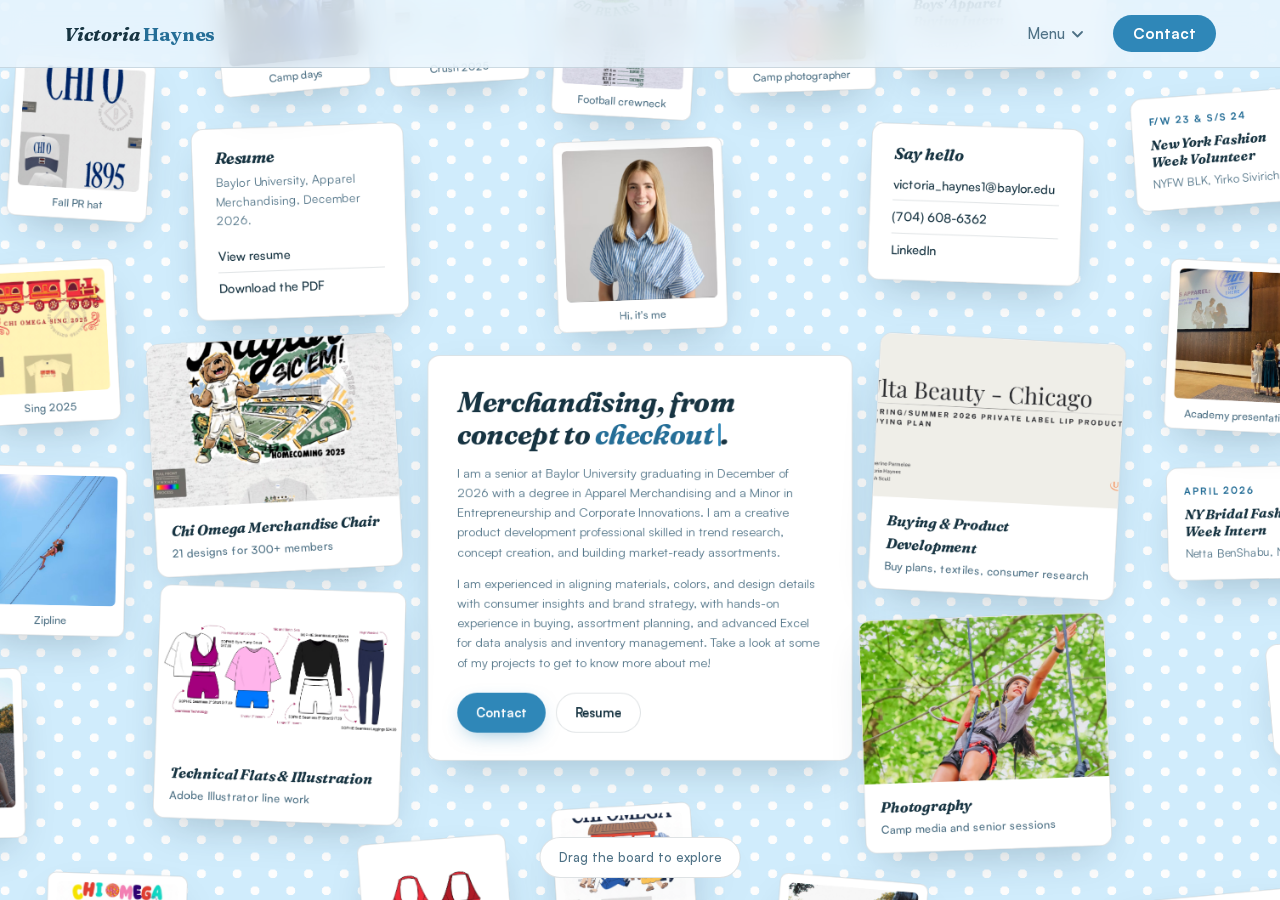
<file: board/index.html>
<!doctype html>
<html lang="en">
<head>
<meta charset="utf-8">
<meta name="viewport" content="width=device-width, initial-scale=1">
<title>Victoria Haynes | Apparel Merchandising Portfolio</title>
<meta name="description" content="Victoria Haynes is a Baylor University Apparel Merchandising senior with hands-on experience in buying, product development, and fashion week production.">
<link rel="icon" href="data:image/svg+xml,%3Csvg xmlns='http://www.w3.org/2000/svg' viewBox='0 0 64 64'%3E%3Ccircle cx='32' cy='32' r='32' fill='%23a13456'/%3E%3Ctext x='32' y='44' font-family='Arial' font-size='36' font-weight='bold' fill='white' text-anchor='middle'%3EV%3C/text%3E%3C/svg%3E">
<link rel="preload" href="fonts/satoshi-900-normal.woff2" as="font" type="font/woff2" crossorigin>
<link rel="preload" href="fonts/satoshi-400-normal.woff2" as="font" type="font/woff2" crossorigin>
<link rel="stylesheet" href="css/style.css">
<link rel="stylesheet" href="css/canvas.css">
</head>
<body class="cv-page">

<div class="loader" id="loader" aria-hidden="true">
  <div>
    <div class="loader-name">Victoria <em>Haynes</em></div>
    <div class="loader-bar"><span></span></div>
  </div>
</div>

<header class="nav">
  <div class="nav-inner">
    <a class="nav-brand" href="index.html">Victoria <em>Haynes</em></a>
    <button class="nav-toggle" aria-label="Open menu" aria-expanded="false">
      <svg width="22" height="16" viewBox="0 0 22 16" fill="none"><path d="M1 1h20M1 8h20M1 15h20" stroke="currentColor" stroke-width="2" stroke-linecap="round"/></svg>
    </button>
    <ul class="nav-links">
      <li class="menu-wrap">
        <button class="menu-btn" aria-haspopup="true" aria-expanded="false">Menu <svg width="11" height="7" viewBox="0 0 11 7" fill="none" aria-hidden="true"><path d="M1 1l4.5 4.5L10 1" stroke="currentColor" stroke-width="1.8" stroke-linecap="round" stroke-linejoin="round"/></svg></button>
        <div class="menu-drop" hidden>
          <a href="index.html">The board</a>
          <div class="menu-sep"></div>
          <a href="merchandise.html">Chi Omega Merchandise</a>
          <a href="buying.html">Buying &amp; Product Development</a>
          <a href="flats.html">Technical Flats &amp; Illustration</a>
          <a href="photography.html">Photography</a>
          <div class="menu-sep"></div>
          <a href="resume.html">Resume</a>
          <a href="contact.html">Contact</a>
        </div>
      </li>
      <li><a class="nav-cta" href="contact.html">Contact</a></li>
    </ul>
  </div>
</header>

<main class="cv-viewport" id="vp">
  <div class="cv-canvas" id="canvas">

    <figure class="cv-card cv-polaroid card-face" style="left:920px; top:536px; width:200px; --tilt:-2deg">
      <img src="assets/headshot.png" alt="Hi, it's me" loading="lazy" data-zoom>
      <figcaption>Hi, it's me</figcaption>
    </figure>

    <div class="cv-card card-intro" style="left:770px; top:790px;">
      <h1>Merchandising, from concept to <span class="sr-only">checkout</span><span class="type-wrap" aria-hidden="true"><span id="typed" class="em-word">checkout</span><span class="caret"></span></span>.</h1>
      <p>I am a senior at Baylor University graduating in December of 2026 with a degree in Apparel Merchandising and a Minor in Entrepreneurship and Corporate Innovations. I am a creative product development professional skilled in trend research, concept creation, and building market-ready assortments.</p>
      <p>I am experienced in aligning materials, colors, and design details with consumer insights and brand strategy, with hands-on experience in buying, assortment planning, and advanced Excel for data analysis and inventory management. Take a look at some of my projects to get to know more about me!</p>
      <div class="card-ctas">
        <a class="btn btn-primary" href="contact.html">Contact</a>
        <a class="btn btn-ghost" href="resume.html">Resume</a>
      </div>
    </div>

    <a class="cv-card cv-project" style="left:445px; top:770px; --tilt:-3deg" href="merchandise.html" data-href="merchandise.html">
      <img src="assets/merch/f01-homecoming-crewneck.jpg" alt="Chi Omega Merchandise Chair" loading="lazy" style="object-fit:cover;">
      <span class="cv-project-label">Chi Omega Merchandise Chair <em>21 designs for 300+ members</em></span>
    </a>

    <a class="cv-card cv-project" style="left:1295px; top:770px; --tilt:3deg" href="buying.html" data-href="buying.html">
      <img src="assets/buying/buyplan-01.jpg" alt="Buying &amp; Product Development" loading="lazy" style="object-fit:cover;">
      <span class="cv-project-label">Buying &amp; Product Development <em>Buy plans, textiles, consumer research</em></span>
    </a>

    <a class="cv-card cv-project" style="left:451px; top:1064px; --tilt:2deg" href="flats.html" data-href="flats.html">
      <img src="assets/flats/academy-01.png" alt="Technical Flats &amp; Illustration" loading="lazy" style="object-fit:contain;background:#fff;">
      <span class="cv-project-label">Technical Flats &amp; Illustration <em>Adobe Illustrator line work</em></span>
    </a>

    <a class="cv-card cv-project" style="left:1281px; top:1097px; --tilt:-2deg" href="photography.html" data-href="photography.html">
      <img src="assets/photo/pc-02.jpg" alt="Photography" loading="lazy" style="object-fit:cover;">
      <span class="cv-project-label">Photography <em>Camp media and senior sessions</em></span>
    </a>

    <div class="cv-card cv-note" style="left:495px; top:520px; width:250px; --tilt:-2deg">
      <h2>Resume</h2>
      <p>Baylor University, Apparel Merchandising, December 2026.</p>
      <a class="cv-link" href="resume.html">View resume</a>
      <a class="cv-link" href="assets/victoria-haynes-resume.pdf" download>Download the PDF</a>
    </div>

    <div class="cv-card cv-note" style="left:1290px; top:520px; width:250px; --tilt:2deg">
      <h2>Say hello</h2>
      <a class="cv-link" href="mailto:victoria_haynes1@baylor.edu">victoria_haynes1@baylor.edu</a>
      <a class="cv-link" href="tel:+17046086362">(704) 608-6362</a>
      <a class="cv-link" href="https://www.linkedin.com/in/victoriahaynes-victoriahaynes/" target="_blank" rel="noopener">LinkedIn</a>
    </div>

    <figure class="cv-card cv-polaroid" style="left:920px; top:1320px; width:165px; --tilt:-3.5deg">
      <img src="assets/merch/f02-pigskin-tee.jpg" alt="Pigskin 2025" loading="lazy" data-zoom>
      <figcaption>Pigskin 2025</figcaption>
    </figure>

    <figure class="cv-card cv-polaroid" style="left:920px; top:1560px; width:175px; --tilt:1.1deg">
      <img src="assets/photo/pc-09.jpg" alt="On the swings" loading="lazy" data-zoom>
      <figcaption>On the swings</figcaption>
    </figure>

    <figure class="cv-card cv-polaroid" style="left:694px; top:1359px; width:175px; --tilt:-4.6deg">
      <img src="assets/flats/other-01.png" alt="Flat sketches" loading="lazy" data-zoom>
      <figcaption>Flat sketches</figcaption>
    </figure>

    <figure class="cv-card cv-polaroid" style="left:920px; top:320px; width:165px; --tilt:3.2deg">
      <img src="assets/merch/f05-football-crewneck.jpg" alt="Football crewneck" loading="lazy" data-zoom>
      <figcaption>Football crewneck</figcaption>
    </figure>

    <figure class="cv-card cv-polaroid" style="left:1177px; top:1405px; width:175px; --tilt:4.7deg">
      <img src="assets/photo/sr-04.jpg" alt="Baylor seniors" loading="lazy" data-zoom>
      <figcaption>Baylor seniors</figcaption>
    </figure>

    <figure class="cv-card cv-polaroid" style="left:1120px; top:280px; width:175px; --tilt:-1.9deg">
      <img src="assets/photo/tori-camera.jpg" alt="Camp photographer" loading="lazy" data-zoom>
      <figcaption>Camp photographer</figcaption>
    </figure>

    <figure class="cv-card cv-polaroid" style="left:720px; top:280px; width:165px; --tilt:-3.5deg">
      <img src="assets/merch/f12-crush-tee.jpg" alt="Crush 2025" loading="lazy" data-zoom>
      <figcaption>Crush 2025</figcaption>
    </figure>

    <div class="cv-card cv-job" style="left:1640px; top:920px; --tilt:-1.3deg">
      <span class="cv-when">April 2026</span>
      <h3>NY Bridal Fashion Week Intern</h3>
      <p>Netta BenShabu, New York City</p>
    </div>

    <figure class="cv-card cv-polaroid" style="left:240px; top:920px; width:175px; --tilt:1.2deg">
      <img src="assets/photo/pc-01.jpg" alt="Zipline" loading="lazy" data-zoom>
      <figcaption>Zipline</figcaption>
    </figure>

    <figure class="cv-card cv-polaroid" style="left:240px; top:680px; width:165px; --tilt:-3.0deg">
      <img src="assets/merch/s02-sing-tee.jpg" alt="Sing 2025" loading="lazy" data-zoom>
      <figcaption>Sing 2025</figcaption>
    </figure>

    <figure class="cv-card cv-polaroid" style="left:1640px; top:680px; width:175px; --tilt:2.7deg">
      <img src="assets/resume/academy-presenting.jpg" alt="Academy presentation" loading="lazy" data-zoom>
      <figcaption>Academy presentation</figcaption>
    </figure>

    <div class="cv-card cv-job" style="left:1320px; top:320px; --tilt:-1.0deg">
      <span class="cv-when">June–Aug 2025</span>
      <h3>Boys' Apparel Buying Intern</h3>
      <p>Academy Sports + Outdoors</p>
    </div>

    <figure class="cv-card cv-polaroid" style="left:320px; top:1400px; width:165px; --tilt:2.0deg">
      <img src="assets/merch/s06-tacky-prom-tee.jpg" alt="Tacky Prom" loading="lazy" data-zoom>
      <figcaption>Tacky Prom</figcaption>
    </figure>

    <div class="cv-card cv-job" style="left:1566px; top:1425px; --tilt:-5.3deg">
      <span class="cv-when">2021–2022</span>
      <h3>Studio Associate</h3>
      <p>Dish-It-Out Pottery, Charlotte NC</p>
    </div>

    <figure class="cv-card cv-polaroid" style="left:520px; top:280px; width:175px; --tilt:-5.4deg">
      <img src="assets/photo/pc-13.jpg" alt="Camp days" loading="lazy" data-zoom>
      <figcaption>Camp days</figcaption>
    </figure>

    <figure class="cv-card cv-polaroid" style="left:1120px; top:1720px; width:165px; --tilt:-3.8deg">
      <img src="assets/merch/s07-intramural-jersey.jpg" alt="Intramural jersey" loading="lazy" data-zoom>
      <figcaption>Intramural jersey</figcaption>
    </figure>

    <figure class="cv-card cv-polaroid" style="left:720px; top:1720px; width:175px; --tilt:-4.4deg">
      <img src="assets/resume/greekwide-team.jpg" alt="Greekwide 2025" loading="lazy" data-zoom>
      <figcaption>Greekwide 2025</figcaption>
    </figure>

    <div class="cv-card cv-job" style="left:1600px; top:480px; --tilt:-4.2deg">
      <span class="cv-when">F/W 23 &amp; S/S 24</span>
      <h3>New York Fashion Week Volunteer</h3>
      <p>NYFW BLK, Yirko Sivirich</p>
    </div>

    <figure class="cv-card cv-polaroid" style="left:280px; top:440px; width:165px; --tilt:3.6deg">
      <img src="assets/merch/f08-fall-pr-hat.jpg" alt="Fall PR hat" loading="lazy" data-zoom>
      <figcaption>Fall PR hat</figcaption>
    </figure>

    <figure class="cv-card cv-polaroid" style="left:120px; top:1160px; width:175px; --tilt:-1.5deg">
      <img src="assets/photo/sr-01.jpg" alt="Senior sessions" loading="lazy" data-zoom>
      <figcaption>Senior sessions</figcaption>
    </figure>

    <div class="cv-card cv-job" style="left:1760px; top:1120px; --tilt:-5.0deg">
      <span class="cv-when">Summers 2022–2024</span>
      <h3>Retail Associate &amp; Media Creator</h3>
      <p>Pine Cove Camps</p>
    </div>

    <figure class="cv-card cv-polaroid" style="left:920px; top:80px; width:165px; --tilt:0.4deg">
      <img src="assets/merch/s05-moms-day-sweatshirt.jpg" alt="Mom's Day" loading="lazy" data-zoom>
      <figcaption>Mom's Day</figcaption>
    </figure>

    <figure class="cv-card cv-polaroid" style="left:920px; top:1800px; width:175px; --tilt:-0.7deg">
      <img src="assets/buying/textile-02.jpg" alt="Textile science testing" loading="lazy" data-zoom>
      <figcaption>Textile science testing</figcaption>
    </figure>

    <figure class="cv-card cv-polaroid" style="left:1320px; top:1720px; width:175px; --tilt:3.7deg">
      <img src="assets/buying/adobe-02.jpg" alt="Tordawg's brand" loading="lazy" data-zoom>
      <figcaption>Tordawg's brand</figcaption>
    </figure>

    <figure class="cv-card cv-polaroid" style="left:520px; top:1720px; width:175px; --tilt:-3.5deg">
      <img src="assets/flats/catalogue-01.png" alt="Catalogue project" loading="lazy" data-zoom>
      <figcaption>Catalogue project</figcaption>
    </figure>

    <figure class="cv-card cv-polaroid" style="left:40px; top:920px; width:175px; --tilt:-0.8deg">
      <img src="assets/resume/netta-1.jpg" alt="NYBFW backstage" loading="lazy" data-zoom>
      <figcaption>NYBFW backstage</figcaption>
    </figure>

    <figure class="cv-card cv-polaroid" style="left:1560px; top:1600px; width:175px; --tilt:-1.6deg">
      <img src="assets/buying/consumer-01.jpg" alt="Consumer profile" loading="lazy" data-zoom>
      <figcaption>Consumer profile</figcaption>
    </figure>

    <figure class="cv-card cv-polaroid" style="left:1120px; top:40px; width:175px; --tilt:-2.0deg">
      <img src="assets/photo/pc-06.jpg" alt="Pine Cove" loading="lazy" data-zoom>
      <figcaption>Pine Cove</figcaption>
    </figure>

    <figure class="cv-card cv-polaroid" style="left:720px; top:40px; width:175px; --tilt:3.8deg">
      <img src="assets/buying/sim-02.jpg" alt="Ulta buying simulation" loading="lazy" data-zoom>
      <figcaption>Ulta buying simulation</figcaption>
    </figure>

  </div>
</main>

<div class="cv-hint" aria-hidden="true">Drag the board to explore</div>

<script src="js/main.js"></script>
</body>
</html>
</file>
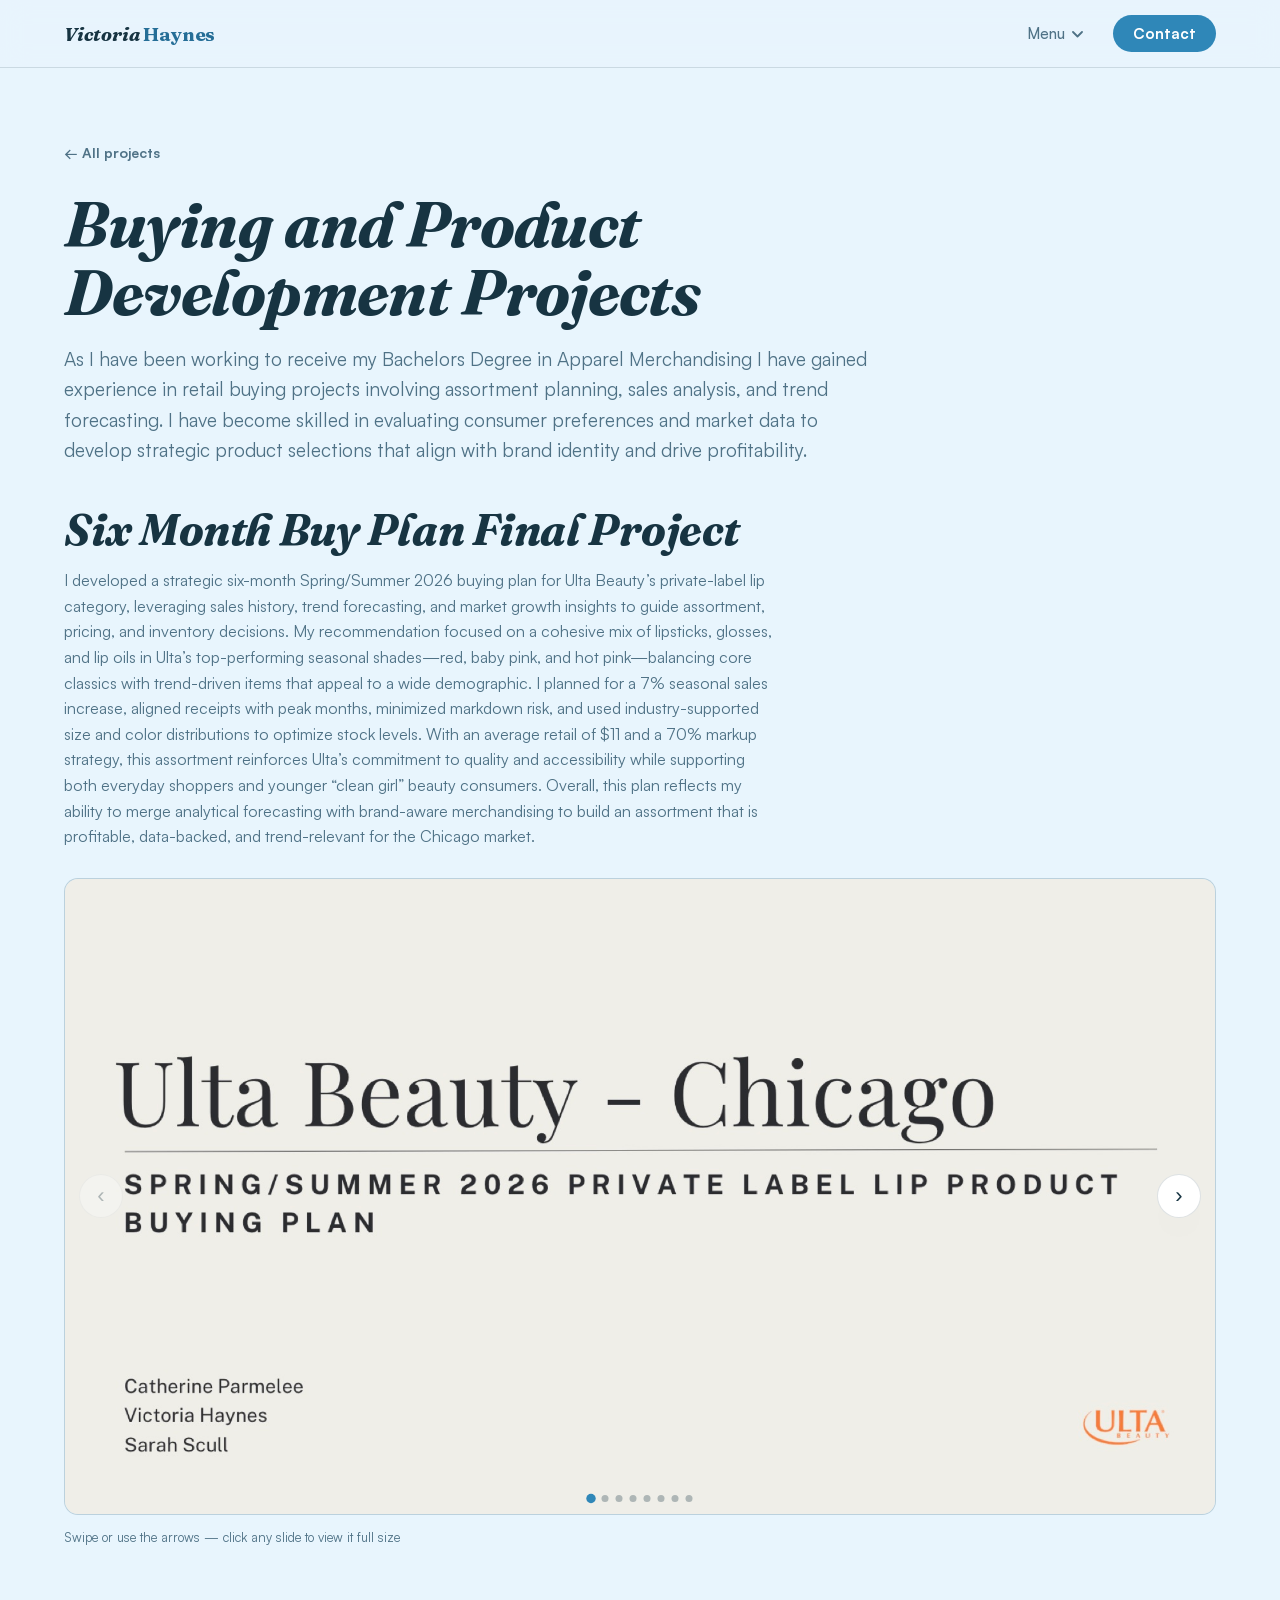
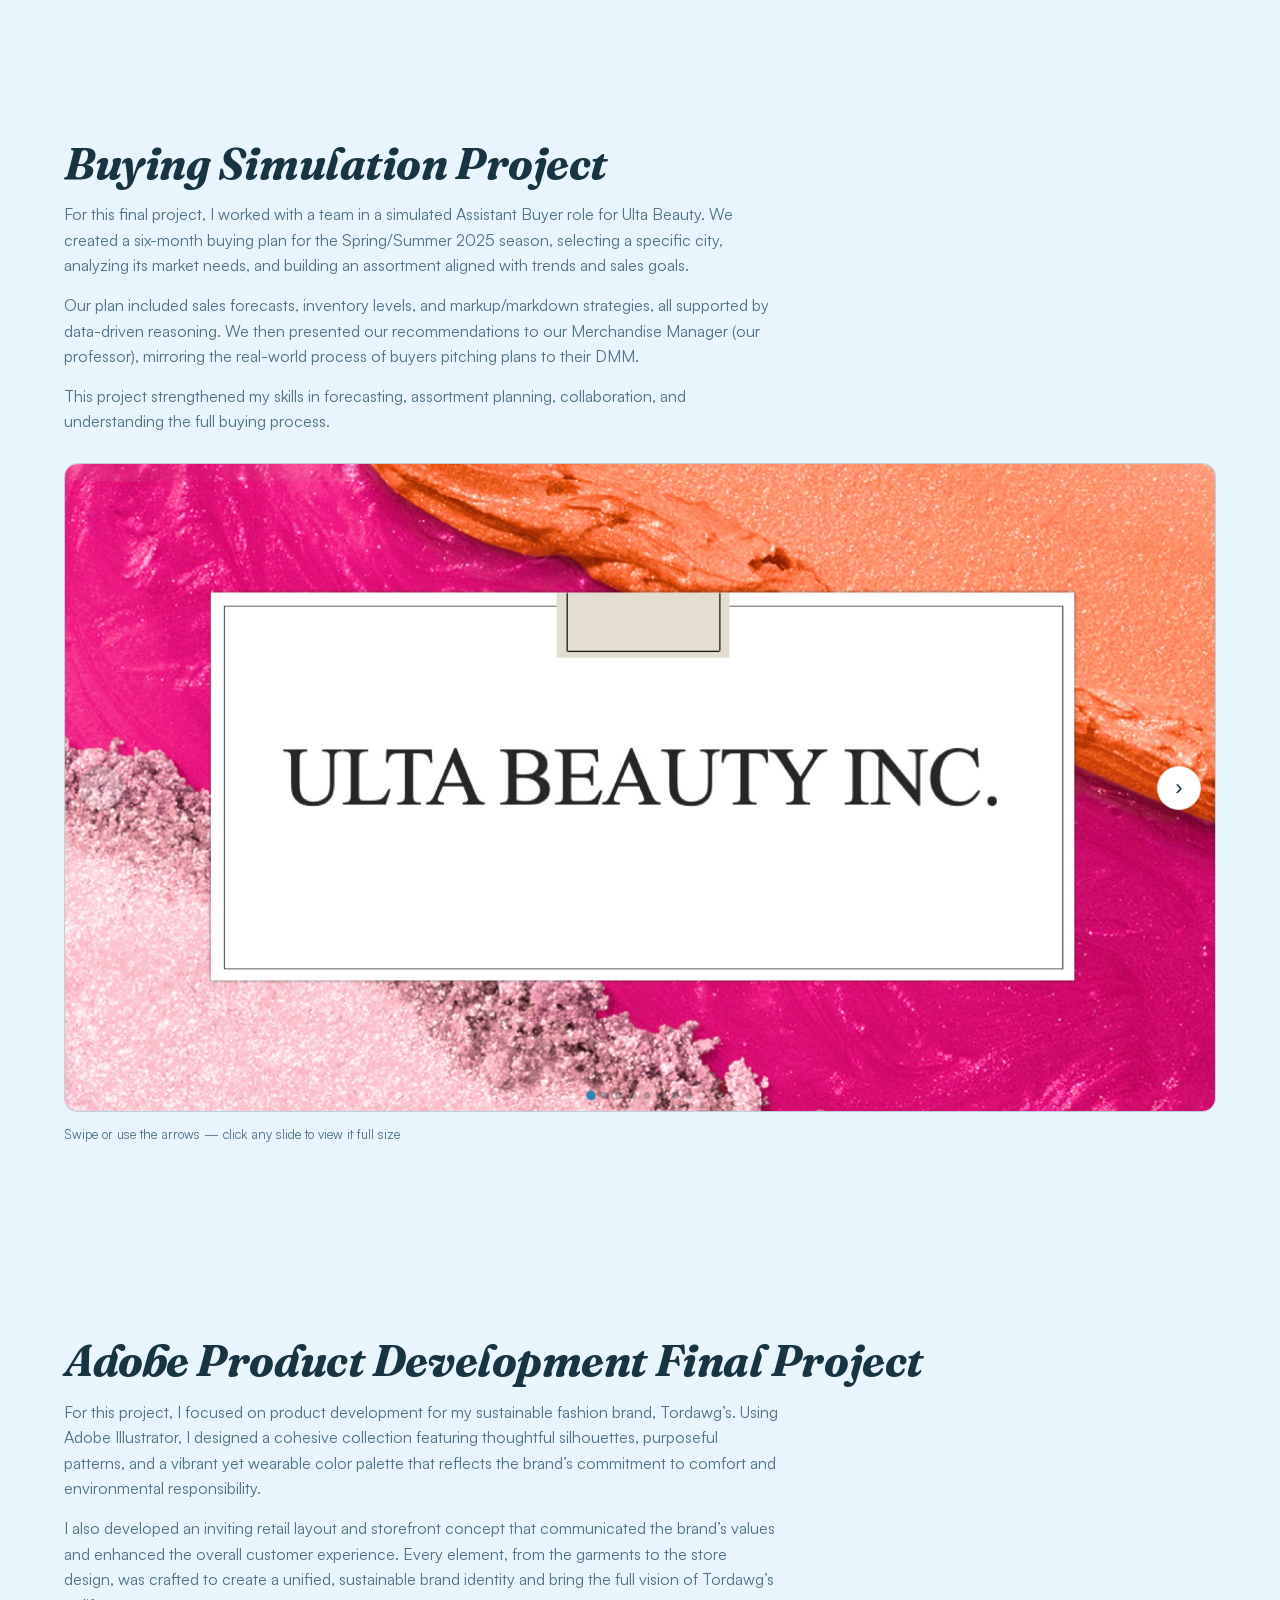
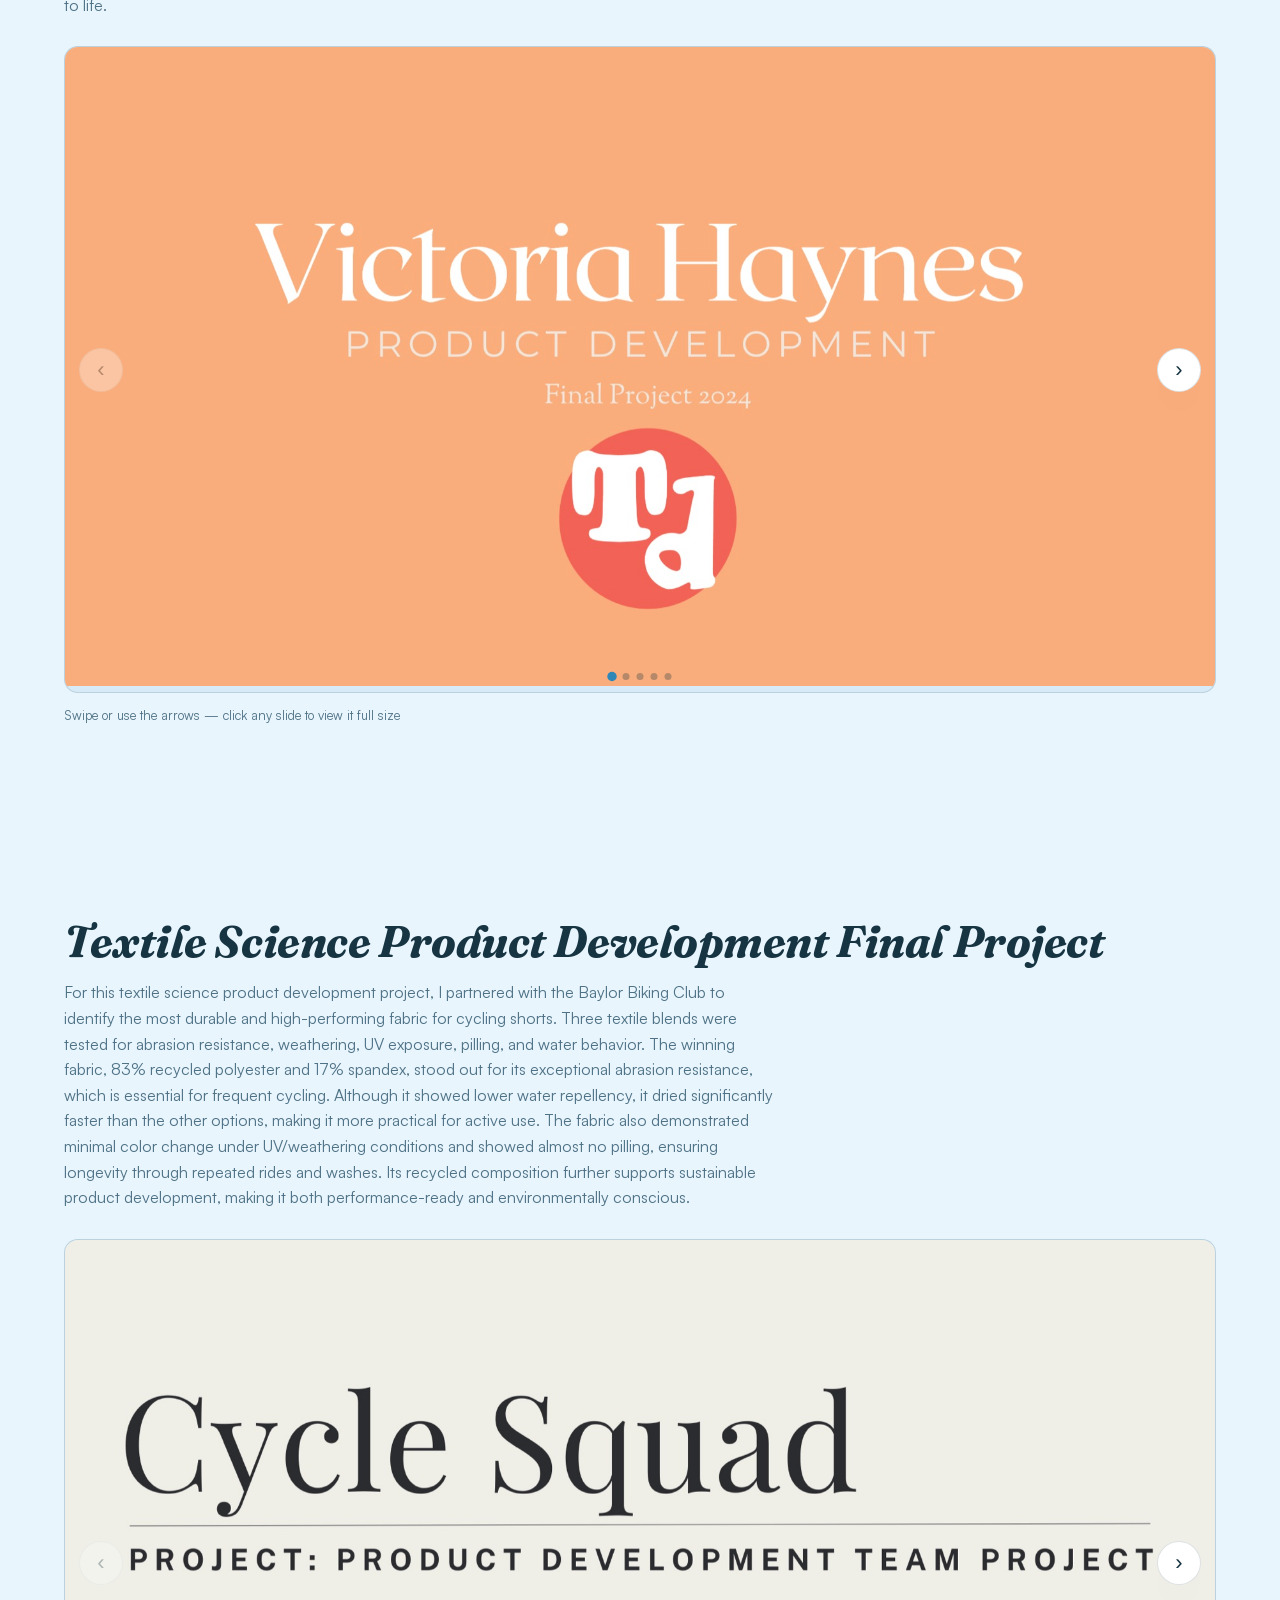
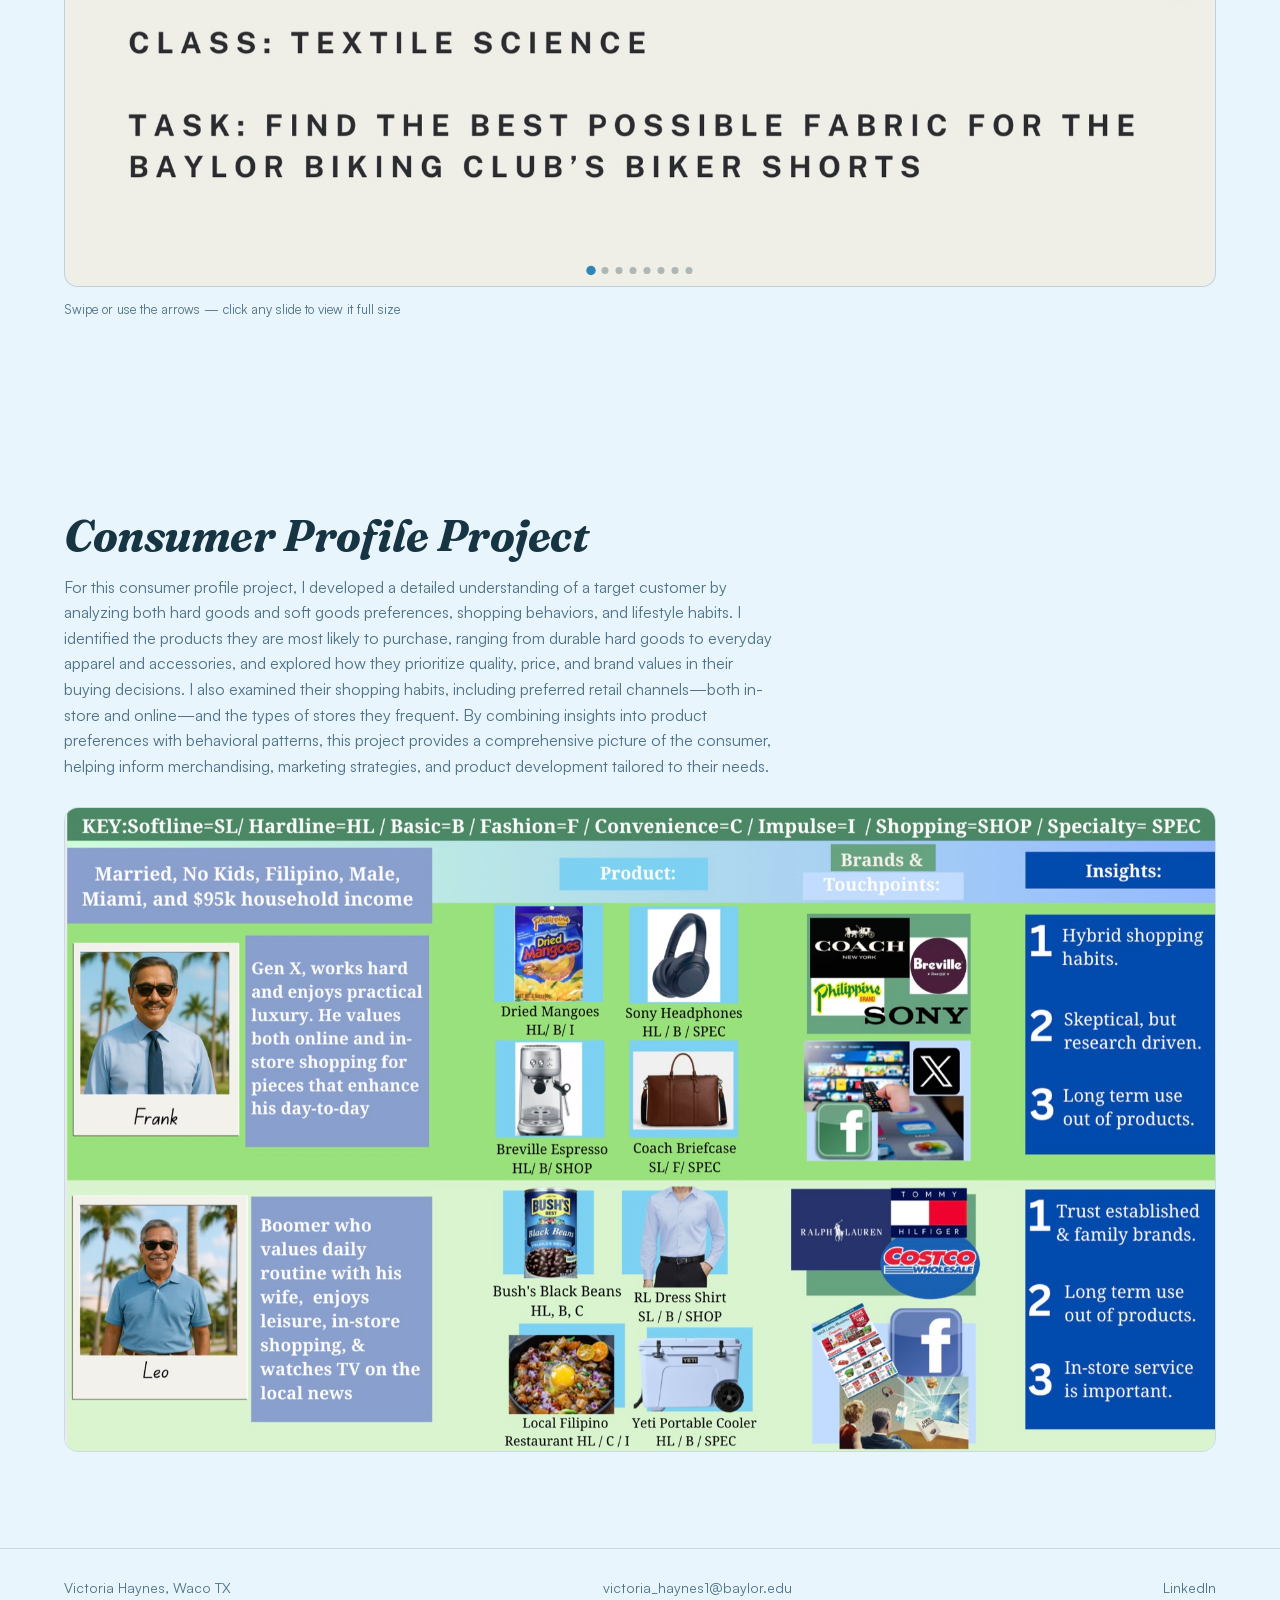
<file: board/buying.html>
<!doctype html>
<html lang="en">
<head>
<meta charset="utf-8">
<meta name="viewport" content="width=device-width, initial-scale=1">
<title>Buying and Product Development | Victoria Haynes</title>
<meta name="description" content="Retail buying and product development projects by Victoria Haynes: six-month buy plans, buying simulation, sustainable brand development, and textile science.">
<link rel="icon" href="data:image/svg+xml,%3Csvg xmlns='http://www.w3.org/2000/svg' viewBox='0 0 64 64'%3E%3Ccircle cx='32' cy='32' r='32' fill='%23a13456'/%3E%3Ctext x='32' y='44' font-family='Arial' font-size='36' font-weight='bold' fill='white' text-anchor='middle'%3EV%3C/text%3E%3C/svg%3E">
<link rel="preload" href="fonts/satoshi-900-normal.woff2" as="font" type="font/woff2" crossorigin>
<link rel="stylesheet" href="css/style.css">
</head>
<body>

<header class="nav">
  <div class="nav-inner">
    <a class="nav-brand" href="index.html">Victoria <em>Haynes</em></a>
    <button class="nav-toggle" aria-label="Open menu" aria-expanded="false">
      <svg width="22" height="16" viewBox="0 0 22 16" fill="none"><path d="M1 1h20M1 8h20M1 15h20" stroke="currentColor" stroke-width="2" stroke-linecap="round"/></svg>
    </button>
    <ul class="nav-links">
      <li class="menu-wrap">
        <button class="menu-btn" aria-haspopup="true" aria-expanded="false">Menu <svg width="11" height="7" viewBox="0 0 11 7" fill="none" aria-hidden="true"><path d="M1 1l4.5 4.5L10 1" stroke="currentColor" stroke-width="1.8" stroke-linecap="round" stroke-linejoin="round"/></svg></button>
        <div class="menu-drop" hidden>
          <a href="index.html">The board</a>
          <div class="menu-sep"></div>
          <a href="merchandise.html">Chi Omega Merchandise</a>
          <a href="buying.html" aria-current="page">Buying &amp; Product Development</a>
          <a href="flats.html">Technical Flats &amp; Illustration</a>
          <a href="photography.html">Photography</a>
          <div class="menu-sep"></div>
          <a href="resume.html">Resume</a>
          <a href="contact.html">Contact</a>
        </div>
      </li>
      <li><a class="nav-cta" href="contact.html">Contact</a></li>
    </ul>
  </div>
</header>

<main>
  <section class="page-hero">
    <div class="wrap">
      <a class="back-link" href="index.html#projects">&larr; All projects</a>
      <h1 class="display reveal">Buying and Product Development Projects</h1>
      <p class="lede reveal reveal-d1">As I have been working to receive my Bachelors Degree in Apparel Merchandising I have gained experience in retail buying projects involving assortment planning, sales analysis, and trend forecasting. I have become skilled in evaluating consumer preferences and market data to develop strategic product selections that align with brand identity and drive profitability.</p>
    </div>
  </section>

  <section style="padding-top:8px">
    <div class="wrap">
      <h2 class="h2 reveal">Six Month Buy Plan Final Project</h2>
      <p class="reveal reveal-d1" style="margin-bottom:28px">I developed a strategic six-month Spring/Summer 2026 buying plan for Ulta Beauty&rsquo;s private-label lip category, leveraging sales history, trend forecasting, and market growth insights to guide assortment, pricing, and inventory decisions. My recommendation focused on a cohesive mix of lipsticks, glosses, and lip oils in Ulta&rsquo;s top-performing seasonal shades&mdash;red, baby pink, and hot pink&mdash;balancing core classics with trend-driven items that appeal to a wide demographic. I planned for a 7% seasonal sales increase, aligned receipts with peak months, minimized markdown risk, and used industry-supported size and color distributions to optimize stock levels. With an average retail of $11 and a 70% markup strategy, this assortment reinforces Ulta&rsquo;s commitment to quality and accessibility while supporting both everyday shoppers and younger &ldquo;clean girl&rdquo; beauty consumers. Overall, this plan reflects my ability to merge analytical forecasting with brand-aware merchandising to build an assortment that is profitable, data-backed, and trend-relevant for the Chicago market.</p>
      <div class="carousel reveal" data-carousel aria-label="Six month buy plan slides">
        <div class="carousel-track">
          <figure class="slide"><img src="assets/buying/buyplan-01.jpg" alt="Six month buy plan, slide 1" data-zoom loading="lazy"></figure>
          <figure class="slide"><img src="assets/buying/buyplan-02.jpg" alt="Six month buy plan, slide 2" data-zoom loading="lazy"></figure>
          <figure class="slide"><img src="assets/buying/buyplan-03.jpg" alt="Six month buy plan, slide 3" data-zoom loading="lazy"></figure>
          <figure class="slide"><img src="assets/buying/buyplan-04.jpg" alt="Six month buy plan, slide 4" data-zoom loading="lazy"></figure>
          <figure class="slide"><img src="assets/buying/buyplan-05.jpg" alt="Six month buy plan, slide 5" data-zoom loading="lazy"></figure>
          <figure class="slide"><img src="assets/buying/buyplan-06.jpg" alt="Six month buy plan, slide 6" data-zoom loading="lazy"></figure>
          <figure class="slide"><img src="assets/buying/buyplan-07.jpg" alt="Six month buy plan, slide 7" data-zoom loading="lazy"></figure>
          <figure class="slide"><img src="assets/buying/buyplan-08.jpg" alt="Six month buy plan, slide 8" data-zoom loading="lazy"></figure>
        </div>
        <button class="carousel-btn prev" aria-label="Previous slide">&#8249;</button>
        <button class="carousel-btn next" aria-label="Next slide">&#8250;</button>
        <div class="carousel-dots" aria-hidden="true"></div>
      </div>
      <p class="carousel-hint">Swipe or use the arrows &mdash; click any slide to view it full size</p>
    </div>
  </section>

  <section>
    <div class="wrap">
      <h2 class="h2 reveal">Buying Simulation Project</h2>
      <p class="reveal reveal-d1" style="margin-bottom:14px">For this final project, I worked with a team in a simulated Assistant Buyer role for Ulta Beauty. We created a six-month buying plan for the Spring/Summer 2025 season, selecting a specific city, analyzing its market needs, and building an assortment aligned with trends and sales goals.</p>
      <p class="reveal reveal-d1" style="margin-bottom:14px">Our plan included sales forecasts, inventory levels, and markup/markdown strategies, all supported by data-driven reasoning. We then presented our recommendations to our Merchandise Manager (our professor), mirroring the real-world process of buyers pitching plans to their DMM.</p>
      <p class="reveal reveal-d1" style="margin-bottom:28px">This project strengthened my skills in forecasting, assortment planning, collaboration, and understanding the full buying process.</p>
      <div class="carousel reveal" data-carousel aria-label="Buying simulation slides">
        <div class="carousel-track">
          <figure class="slide"><img src="assets/buying/sim-01.jpg" alt="Buying simulation project, slide 1" data-zoom loading="lazy"></figure>
          <figure class="slide"><img src="assets/buying/sim-02.jpg" alt="Buying simulation project, slide 2" data-zoom loading="lazy"></figure>
          <figure class="slide"><img src="assets/buying/sim-03.jpg" alt="Buying simulation project, slide 3" data-zoom loading="lazy"></figure>
          <figure class="slide"><img src="assets/buying/sim-04.jpg" alt="Buying simulation project, slide 4" data-zoom loading="lazy"></figure>
          <figure class="slide"><img src="assets/buying/sim-05.jpg" alt="Buying simulation project, slide 5" data-zoom loading="lazy"></figure>
          <figure class="slide"><img src="assets/buying/sim-06.jpg" alt="Buying simulation project, slide 6" data-zoom loading="lazy"></figure>
          <figure class="slide"><img src="assets/buying/sim-07.jpg" alt="Buying simulation project, slide 7" data-zoom loading="lazy"></figure>
          <figure class="slide"><img src="assets/buying/sim-08.jpg" alt="Buying simulation project, slide 8" data-zoom loading="lazy"></figure>
        </div>
        <button class="carousel-btn prev" aria-label="Previous slide">&#8249;</button>
        <button class="carousel-btn next" aria-label="Next slide">&#8250;</button>
        <div class="carousel-dots" aria-hidden="true"></div>
      </div>
      <p class="carousel-hint">Swipe or use the arrows &mdash; click any slide to view it full size</p>
    </div>
  </section>

  <section>
    <div class="wrap">
      <h2 class="h2 reveal">Adobe Product Development Final Project</h2>
      <p class="reveal reveal-d1" style="margin-bottom:14px">For this project, I focused on product development for my sustainable fashion brand, Tordawg&rsquo;s. Using Adobe Illustrator, I designed a cohesive collection featuring thoughtful silhouettes, purposeful patterns, and a vibrant yet wearable color palette that reflects the brand&rsquo;s commitment to comfort and environmental responsibility.</p>
      <p class="reveal reveal-d1" style="margin-bottom:28px">I also developed an inviting retail layout and storefront concept that communicated the brand&rsquo;s values and enhanced the overall customer experience. Every element, from the garments to the store design, was crafted to create a unified, sustainable brand identity and bring the full vision of Tordawg&rsquo;s to life.</p>
      <div class="carousel reveal" data-carousel aria-label="Adobe product development slides">
        <div class="carousel-track">
          <figure class="slide"><img src="assets/buying/adobe-01.jpg" alt="Adobe product development project, slide 1" data-zoom loading="lazy"></figure>
          <figure class="slide"><img src="assets/buying/adobe-02.jpg" alt="Adobe product development project, slide 2" data-zoom loading="lazy"></figure>
          <figure class="slide"><img src="assets/buying/adobe-03.jpg" alt="Adobe product development project, slide 3" data-zoom loading="lazy"></figure>
          <figure class="slide"><img src="assets/buying/adobe-04.jpg" alt="Adobe product development project, slide 4" data-zoom loading="lazy"></figure>
          <figure class="slide"><img src="assets/buying/adobe-05.jpg" alt="Adobe product development project, slide 5" data-zoom loading="lazy"></figure>
        </div>
        <button class="carousel-btn prev" aria-label="Previous slide">&#8249;</button>
        <button class="carousel-btn next" aria-label="Next slide">&#8250;</button>
        <div class="carousel-dots" aria-hidden="true"></div>
      </div>
      <p class="carousel-hint">Swipe or use the arrows &mdash; click any slide to view it full size</p>
    </div>
  </section>

  <section>
    <div class="wrap">
      <h2 class="h2 reveal">Textile Science Product Development Final Project</h2>
      <p class="reveal reveal-d1" style="margin-bottom:28px">For this textile science product development project, I partnered with the Baylor Biking Club to identify the most durable and high-performing fabric for cycling shorts. Three textile blends were tested for abrasion resistance, weathering, UV exposure, pilling, and water behavior. The winning fabric, 83% recycled polyester and 17% spandex, stood out for its exceptional abrasion resistance, which is essential for frequent cycling. Although it showed lower water repellency, it dried significantly faster than the other options, making it more practical for active use. The fabric also demonstrated minimal color change under UV/weathering conditions and showed almost no pilling, ensuring longevity through repeated rides and washes. Its recycled composition further supports sustainable product development, making it both performance-ready and environmentally conscious.</p>
      <div class="carousel reveal" data-carousel aria-label="Textile science slides">
        <div class="carousel-track">
          <figure class="slide"><img src="assets/buying/textile-01.jpg" alt="Textile science project, slide 1" data-zoom loading="lazy"></figure>
          <figure class="slide"><img src="assets/buying/textile-02.jpg" alt="Textile science project, slide 2" data-zoom loading="lazy"></figure>
          <figure class="slide"><img src="assets/buying/textile-03.jpg" alt="Textile science project, slide 3" data-zoom loading="lazy"></figure>
          <figure class="slide"><img src="assets/buying/textile-04.jpg" alt="Textile science project, slide 4" data-zoom loading="lazy"></figure>
          <figure class="slide"><img src="assets/buying/textile-05.jpg" alt="Textile science project, slide 5" data-zoom loading="lazy"></figure>
          <figure class="slide"><img src="assets/buying/textile-06.jpg" alt="Textile science project, slide 6" data-zoom loading="lazy"></figure>
          <figure class="slide"><img src="assets/buying/textile-07.jpg" alt="Textile science project, slide 7" data-zoom loading="lazy"></figure>
          <figure class="slide"><img src="assets/buying/textile-08.jpg" alt="Textile science project, slide 8" data-zoom loading="lazy"></figure>
        </div>
        <button class="carousel-btn prev" aria-label="Previous slide">&#8249;</button>
        <button class="carousel-btn next" aria-label="Next slide">&#8250;</button>
        <div class="carousel-dots" aria-hidden="true"></div>
      </div>
      <p class="carousel-hint">Swipe or use the arrows &mdash; click any slide to view it full size</p>
    </div>
  </section>

  <section>
    <div class="wrap">
      <h2 class="h2 reveal">Consumer Profile Project</h2>
      <p class="reveal reveal-d1" style="margin-bottom:28px">For this consumer profile project, I developed a detailed understanding of a target customer by analyzing both hard goods and soft goods preferences, shopping behaviors, and lifestyle habits. I identified the products they are most likely to purchase, ranging from durable hard goods to everyday apparel and accessories, and explored how they prioritize quality, price, and brand values in their buying decisions. I also examined their shopping habits, including preferred retail channels&mdash;both in-store and online&mdash;and the types of stores they frequent. By combining insights into product preferences with behavioral patterns, this project provides a comprehensive picture of the consumer, helping inform merchandising, marketing strategies, and product development tailored to their needs.</p>
      <figure class="single-slide reveal">
        <img src="assets/buying/consumer-01.jpg" alt="Consumer profile project board" data-zoom loading="lazy">
      </figure>
    </div>
  </section>
</main>

<footer>
  <div class="wrap foot">
    <span>Victoria Haynes, Waco TX</span>
    <a href="mailto:victoria_haynes1@baylor.edu">victoria_haynes1@baylor.edu</a>
    <a href="https://www.linkedin.com/in/victoriahaynes-victoriahaynes/" target="_blank" rel="noopener">LinkedIn</a>
  </div>
</footer>

<script src="js/main.js"></script>
</body>
</html>
</file>
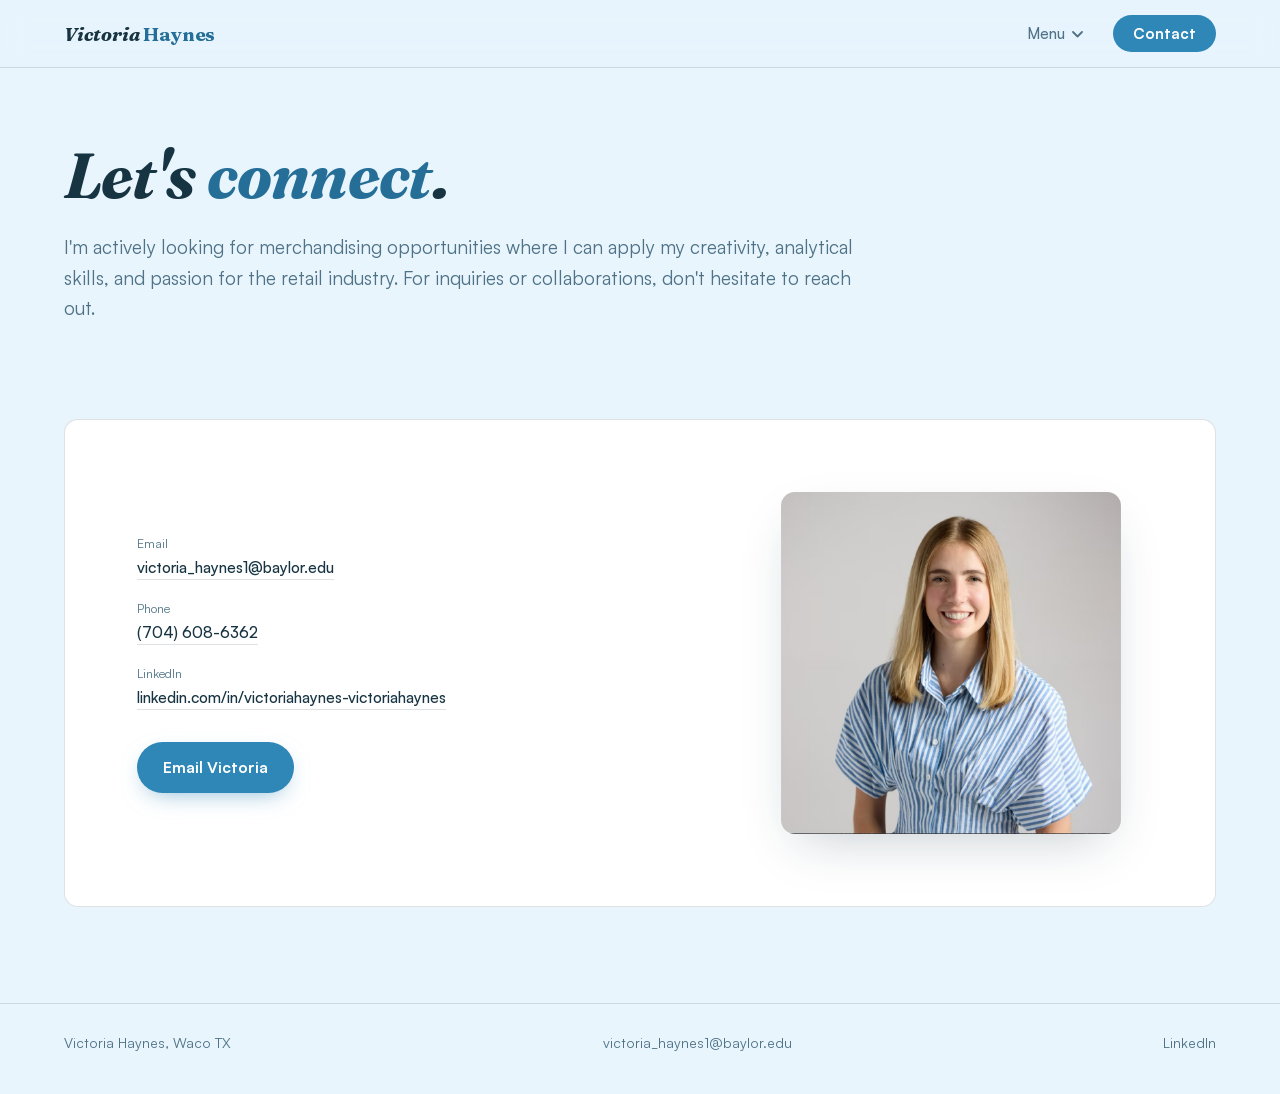
<file: board/contact.html>
<!doctype html>
<html lang="en">
<head>
<meta charset="utf-8">
<meta name="viewport" content="width=device-width, initial-scale=1">
<title>Contact | Victoria Haynes</title>
<meta name="description" content="Contact Victoria Haynes about merchandising opportunities: email, phone, and LinkedIn.">
<link rel="icon" href="data:image/svg+xml,%3Csvg xmlns='http://www.w3.org/2000/svg' viewBox='0 0 64 64'%3E%3Ccircle cx='32' cy='32' r='32' fill='%23a13456'/%3E%3Ctext x='32' y='44' font-family='Arial' font-size='36' font-weight='bold' fill='white' text-anchor='middle'%3EV%3C/text%3E%3C/svg%3E">
<link rel="preload" href="fonts/satoshi-900-normal.woff2" as="font" type="font/woff2" crossorigin>
<link rel="stylesheet" href="css/style.css">
</head>
<body>

<header class="nav">
  <div class="nav-inner">
    <a class="nav-brand" href="index.html">Victoria <em>Haynes</em></a>
    <button class="nav-toggle" aria-label="Open menu" aria-expanded="false">
      <svg width="22" height="16" viewBox="0 0 22 16" fill="none"><path d="M1 1h20M1 8h20M1 15h20" stroke="currentColor" stroke-width="2" stroke-linecap="round"/></svg>
    </button>
    <ul class="nav-links">
      <li class="menu-wrap">
        <button class="menu-btn" aria-haspopup="true" aria-expanded="false">Menu <svg width="11" height="7" viewBox="0 0 11 7" fill="none" aria-hidden="true"><path d="M1 1l4.5 4.5L10 1" stroke="currentColor" stroke-width="1.8" stroke-linecap="round" stroke-linejoin="round"/></svg></button>
        <div class="menu-drop" hidden>
          <a href="index.html">The board</a>
          <div class="menu-sep"></div>
          <a href="merchandise.html">Chi Omega Merchandise</a>
          <a href="buying.html">Buying &amp; Product Development</a>
          <a href="flats.html">Technical Flats &amp; Illustration</a>
          <a href="photography.html">Photography</a>
          <div class="menu-sep"></div>
          <a href="resume.html">Resume</a>
          <a href="contact.html" aria-current="page">Contact</a>
        </div>
      </li>
      <li><a class="nav-cta" href="contact.html">Contact</a></li>
    </ul>
  </div>
</header>

<main>
  <section class="page-hero" style="padding-bottom:0">
    <div class="wrap">
      <h1 class="display reveal">Let's <span class="em-word">connect</span>.</h1>
      <p class="lede reveal reveal-d1">I'm actively looking for merchandising opportunities where I can apply my creativity, analytical skills, and passion for the retail industry. For inquiries or collaborations, don't hesitate to reach out.</p>
    </div>
  </section>

  <section>
    <div class="wrap">
      <div class="contact-card reveal">
        <div>
          <div class="contact-meta">
            <div><span class="label">Email</span><a href="mailto:victoria_haynes1@baylor.edu">victoria_haynes1@baylor.edu</a></div>
            <div><span class="label">Phone</span><a href="tel:+17046086362">(704) 608-6362</a></div>
            <div><span class="label">LinkedIn</span><a href="https://www.linkedin.com/in/victoriahaynes-victoriahaynes/" target="_blank" rel="noopener">linkedin.com/in/victoriahaynes-victoriahaynes</a></div>
          </div>
          <a class="btn btn-primary" style="margin-top:32px" href="mailto:victoria_haynes1@baylor.edu">Email Victoria</a>
        </div>
        <img src="assets/headshot.png" alt="Victoria Haynes, studio portrait" style="border-radius:14px; box-shadow:var(--shadow); max-width:340px; width:100%; justify-self:center" loading="lazy">
      </div>
    </div>
  </section>
</main>

<footer>
  <div class="wrap foot">
    <span>Victoria Haynes, Waco TX</span>
    <a href="mailto:victoria_haynes1@baylor.edu">victoria_haynes1@baylor.edu</a>
    <a href="https://www.linkedin.com/in/victoriahaynes-victoriahaynes/" target="_blank" rel="noopener">LinkedIn</a>
  </div>
</footer>

<script src="js/main.js"></script>
</body>
</html>
</file>
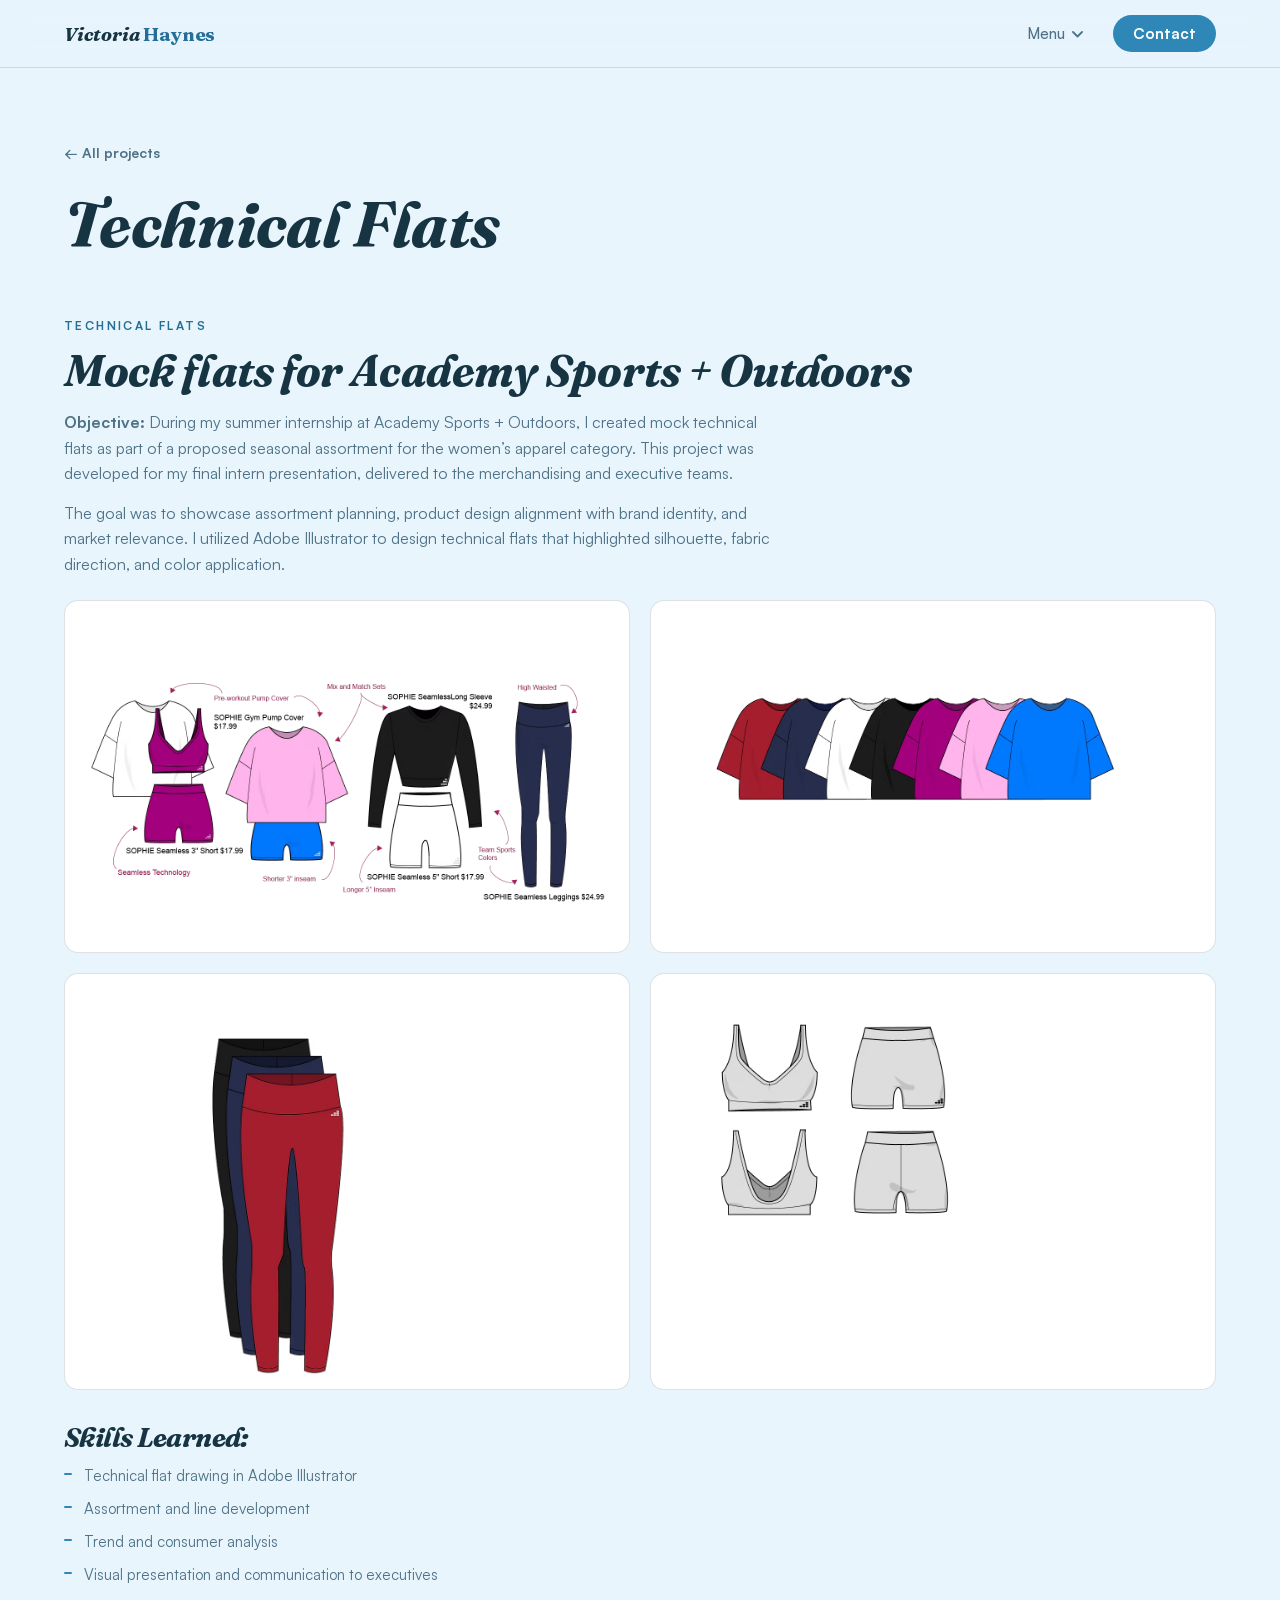
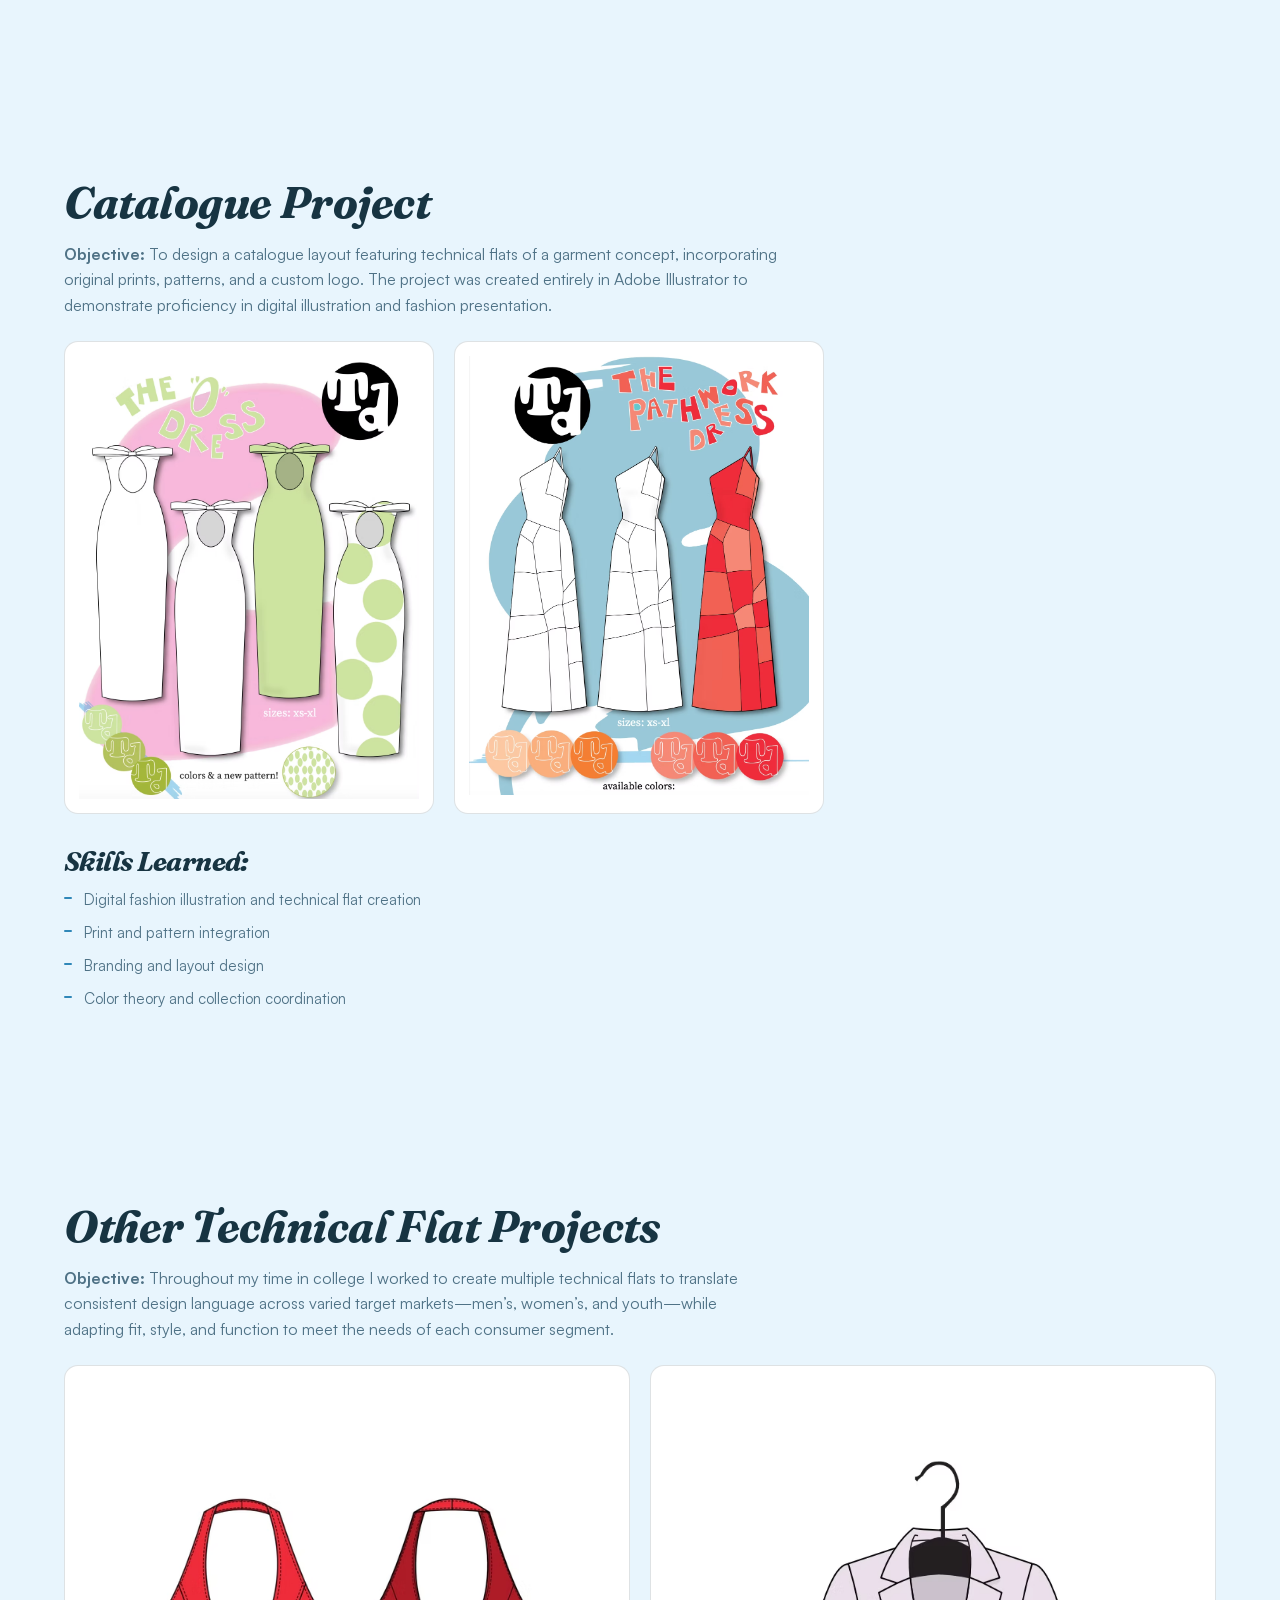
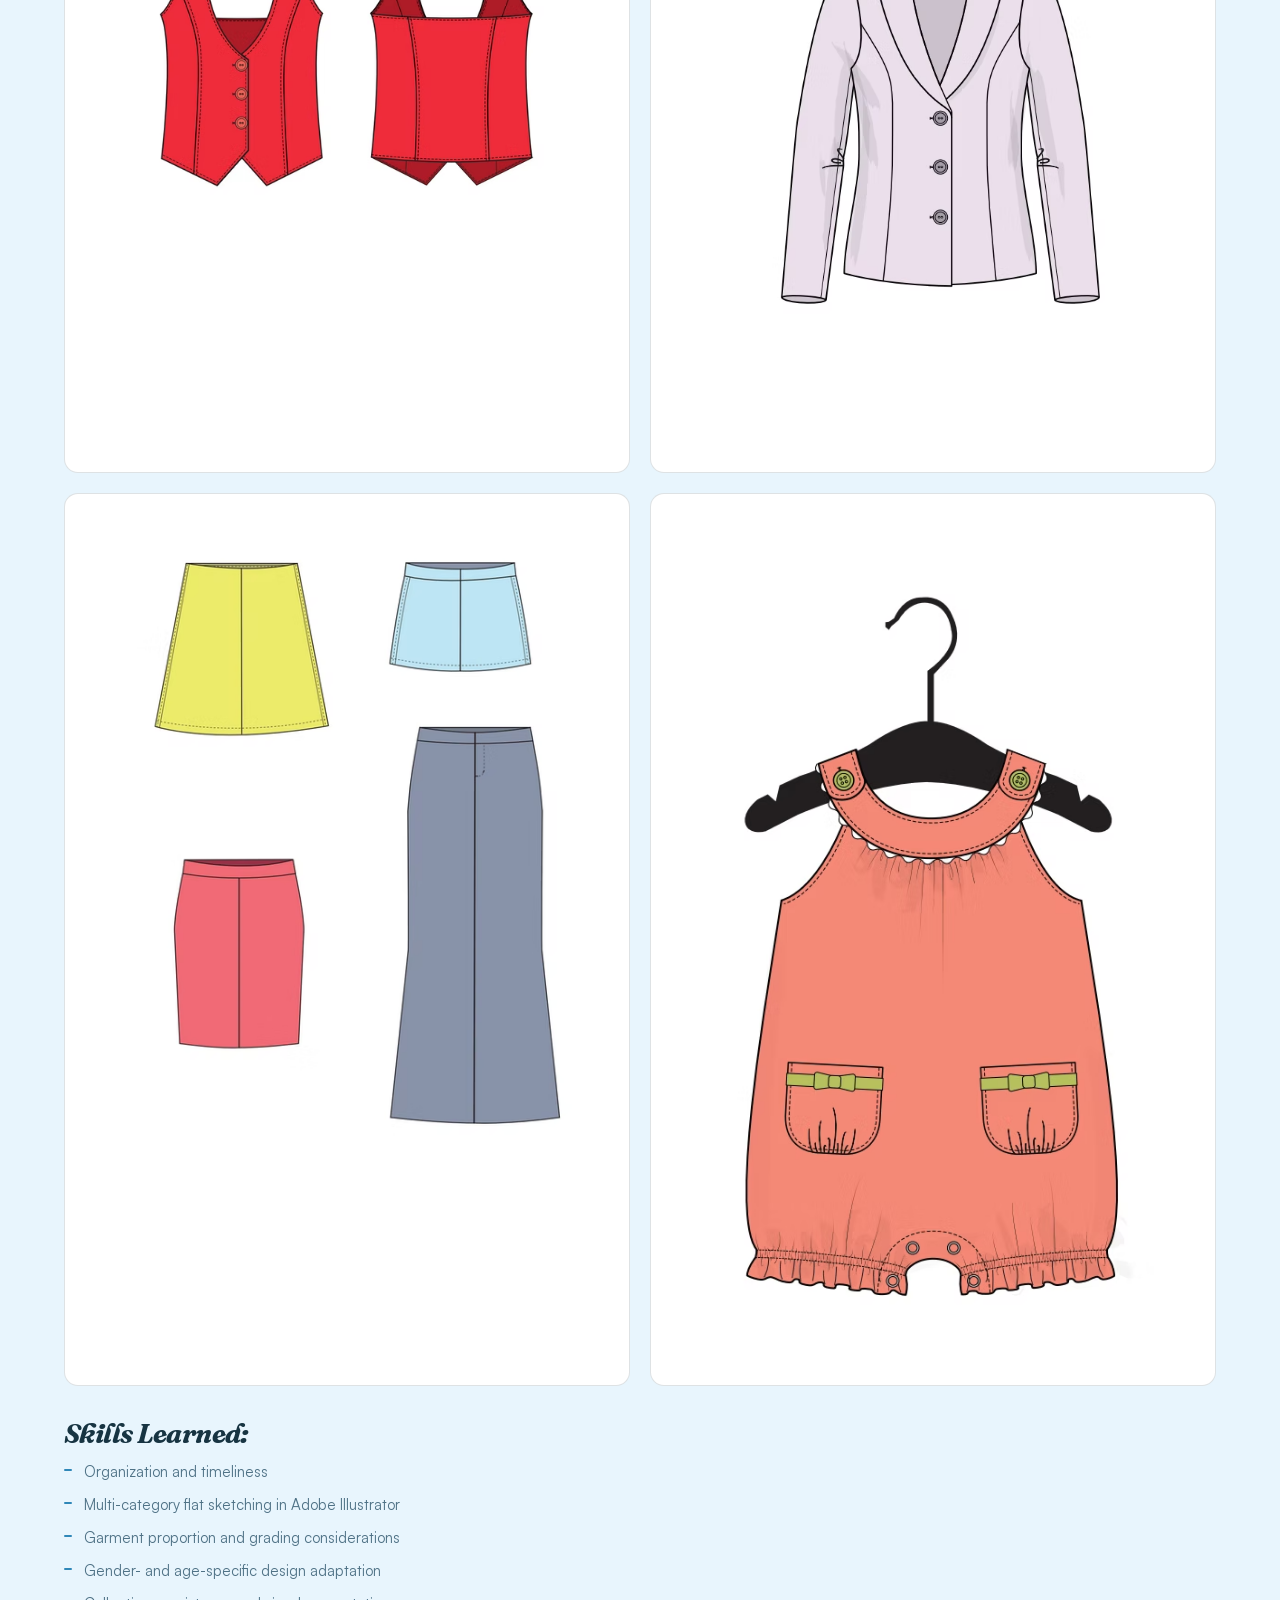
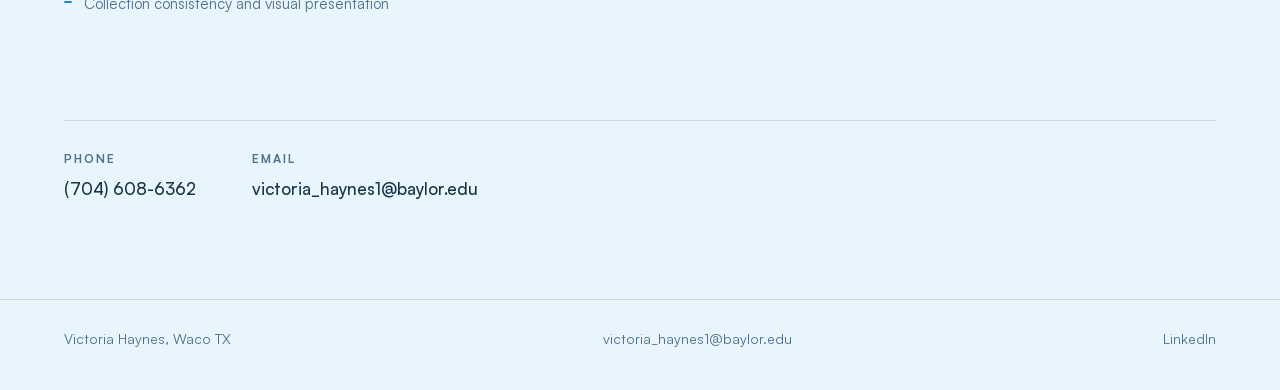
<file: board/flats.html>
<!doctype html>
<html lang="en">
<head>
<meta charset="utf-8">
<meta name="viewport" content="width=device-width, initial-scale=1">
<title>Technical Flats | Victoria Haynes</title>
<meta name="description" content="Technical flat drawings and fashion illustration by Victoria Haynes, created in Adobe Illustrator for Academy Sports + Outdoors and university projects.">
<link rel="icon" href="data:image/svg+xml,%3Csvg xmlns='http://www.w3.org/2000/svg' viewBox='0 0 64 64'%3E%3Ccircle cx='32' cy='32' r='32' fill='%23a13456'/%3E%3Ctext x='32' y='44' font-family='Arial' font-size='36' font-weight='bold' fill='white' text-anchor='middle'%3EV%3C/text%3E%3C/svg%3E">
<link rel="preload" href="fonts/satoshi-900-normal.woff2" as="font" type="font/woff2" crossorigin>
<link rel="stylesheet" href="css/style.css">
</head>
<body>

<header class="nav">
  <div class="nav-inner">
    <a class="nav-brand" href="index.html">Victoria <em>Haynes</em></a>
    <button class="nav-toggle" aria-label="Open menu" aria-expanded="false">
      <svg width="22" height="16" viewBox="0 0 22 16" fill="none"><path d="M1 1h20M1 8h20M1 15h20" stroke="currentColor" stroke-width="2" stroke-linecap="round"/></svg>
    </button>
    <ul class="nav-links">
      <li class="menu-wrap">
        <button class="menu-btn" aria-haspopup="true" aria-expanded="false">Menu <svg width="11" height="7" viewBox="0 0 11 7" fill="none" aria-hidden="true"><path d="M1 1l4.5 4.5L10 1" stroke="currentColor" stroke-width="1.8" stroke-linecap="round" stroke-linejoin="round"/></svg></button>
        <div class="menu-drop" hidden>
          <a href="index.html">The board</a>
          <div class="menu-sep"></div>
          <a href="merchandise.html">Chi Omega Merchandise</a>
          <a href="buying.html">Buying &amp; Product Development</a>
          <a href="flats.html" aria-current="page">Technical Flats &amp; Illustration</a>
          <a href="photography.html">Photography</a>
          <div class="menu-sep"></div>
          <a href="resume.html">Resume</a>
          <a href="contact.html">Contact</a>
        </div>
      </li>
      <li><a class="nav-cta" href="contact.html">Contact</a></li>
    </ul>
  </div>
</header>

<main>
  <section class="page-hero">
    <div class="wrap">
      <a class="back-link" href="index.html#projects">&larr; All projects</a>
      <h1 class="display reveal">Technical Flats</h1>
    </div>
  </section>

  <section style="padding-top:8px">
    <div class="wrap">
      <span class="eyebrow reveal">Technical Flats</span>
      <h2 class="h2 reveal">Mock flats for Academy Sports + Outdoors</h2>
      <p class="reveal reveal-d1" style="margin-bottom:14px"><b>Objective:</b> During my summer internship at Academy Sports + Outdoors, I created mock technical flats as part of a proposed seasonal assortment for the women&rsquo;s apparel category. This project was developed for my final intern presentation, delivered to the merchandising and executive teams.</p>
      <p class="reveal reveal-d1" style="margin-bottom:22px">The goal was to showcase assortment planning, product design alignment with brand identity, and market relevance. I utilized Adobe Illustrator to design technical flats that highlighted silhouette, fabric direction, and color application.</p>
      <div class="flat-grid reveal reveal-d2">
        <figure><img src="assets/flats/academy-01.png" alt="Women's apparel technical flats for Academy Sports and Outdoors" data-zoom loading="lazy"></figure>
        <figure><img src="assets/flats/academy-02.png" alt="Women's apparel assortment flats with colorways" data-zoom loading="lazy"></figure>
        <figure><img src="assets/flats/academy-03.png" alt="Technical flats with fabric direction callouts" data-zoom loading="lazy"></figure>
        <figure><img src="assets/flats/academy-04.png" alt="Seasonal assortment flats presentation board" data-zoom loading="lazy"></figure>
      </div>
      <h3 class="h3 reveal" style="margin-top:34px; margin-bottom:12px">Skills Learned:</h3>
      <ul class="skill-list reveal">
        <li>Technical flat drawing in Adobe Illustrator</li>
        <li>Assortment and line development</li>
        <li>Trend and consumer analysis</li>
        <li>Visual presentation and communication to executives</li>
      </ul>
    </div>
  </section>

  <section>
    <div class="wrap">
      <h2 class="h2 reveal">Catalogue Project</h2>
      <p class="reveal reveal-d1" style="margin-bottom:22px"><b>Objective:</b> To design a catalogue layout featuring technical flats of a garment concept, incorporating original prints, patterns, and a custom logo. The project was created entirely in Adobe Illustrator to demonstrate proficiency in digital illustration and fashion presentation.</p>
      <div class="flat-grid two reveal reveal-d2">
        <figure><img src="assets/flats/catalogue-01.png" alt="Catalogue layout page with technical flats and original prints" data-zoom loading="lazy"></figure>
        <figure><img src="assets/flats/catalogue-02.png" alt="Catalogue layout page with custom logo and pattern integration" data-zoom loading="lazy"></figure>
      </div>
      <h3 class="h3 reveal" style="margin-top:34px; margin-bottom:12px">Skills Learned:</h3>
      <ul class="skill-list reveal">
        <li>Digital fashion illustration and technical flat creation</li>
        <li>Print and pattern integration</li>
        <li>Branding and layout design</li>
        <li>Color theory and collection coordination</li>
      </ul>
    </div>
  </section>

  <section>
    <div class="wrap">
      <h2 class="h2 reveal">Other Technical Flat Projects</h2>
      <p class="reveal reveal-d1" style="margin-bottom:22px"><b>Objective:</b> Throughout my time in college I worked to create multiple technical flats to translate consistent design language across varied target markets&mdash;men&rsquo;s, women&rsquo;s, and youth&mdash;while adapting fit, style, and function to meet the needs of each consumer segment.</p>
      <div class="flat-grid reveal reveal-d2">
        <figure><img src="assets/flats/other-01.png" alt="Technical flat sketch" data-zoom loading="lazy"></figure>
        <figure><img src="assets/flats/other-02.png" alt="Technical flat sketch" data-zoom loading="lazy"></figure>
        <figure><img src="assets/flats/other-03.png" alt="Technical flat sketch" data-zoom loading="lazy"></figure>
        <figure><img src="assets/flats/other-04.png" alt="Technical flat sketch" data-zoom loading="lazy"></figure>
      </div>
      <h3 class="h3 reveal" style="margin-top:34px; margin-bottom:12px">Skills Learned:</h3>
      <ul class="skill-list reveal">
        <li>Organization and timeliness</li>
        <li>Multi-category flat sketching in Adobe Illustrator</li>
        <li>Garment proportion and grading considerations</li>
        <li>Gender- and age-specific design adaptation</li>
        <li>Collection consistency and visual presentation</li>
      </ul>
    </div>
  </section>

  <section class="page-contact">
    <div class="wrap">
      <div class="pc-grid reveal">
        <div><span class="label">Phone</span><a href="tel:+17046086362">(704) 608-6362</a></div>
        <div><span class="label">Email</span><a href="mailto:victoria_haynes1@baylor.edu">victoria_haynes1@baylor.edu</a></div>
      </div>
    </div>
  </section>
</main>

<footer>
  <div class="wrap foot">
    <span>Victoria Haynes, Waco TX</span>
    <a href="mailto:victoria_haynes1@baylor.edu">victoria_haynes1@baylor.edu</a>
    <a href="https://www.linkedin.com/in/victoriahaynes-victoriahaynes/" target="_blank" rel="noopener">LinkedIn</a>
  </div>
</footer>

<script src="js/main.js"></script>
</body>
</html>
</file>
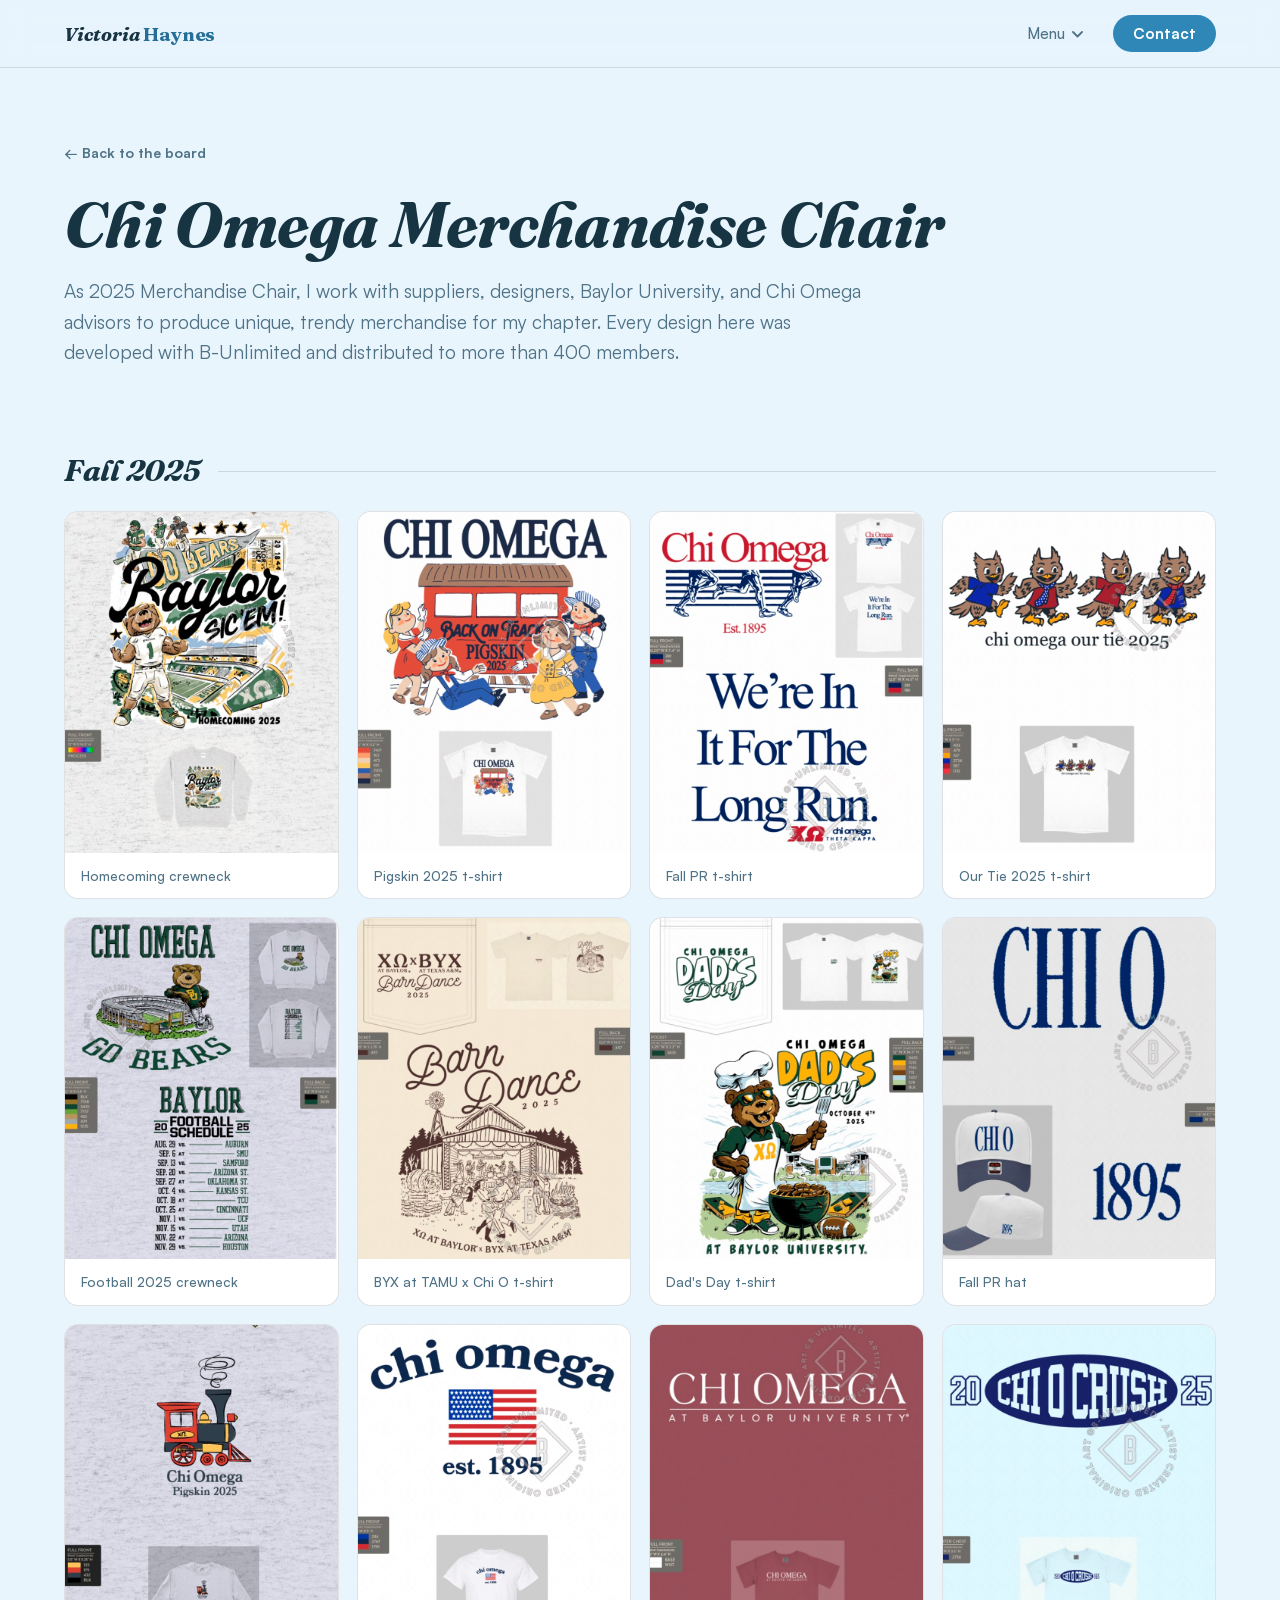
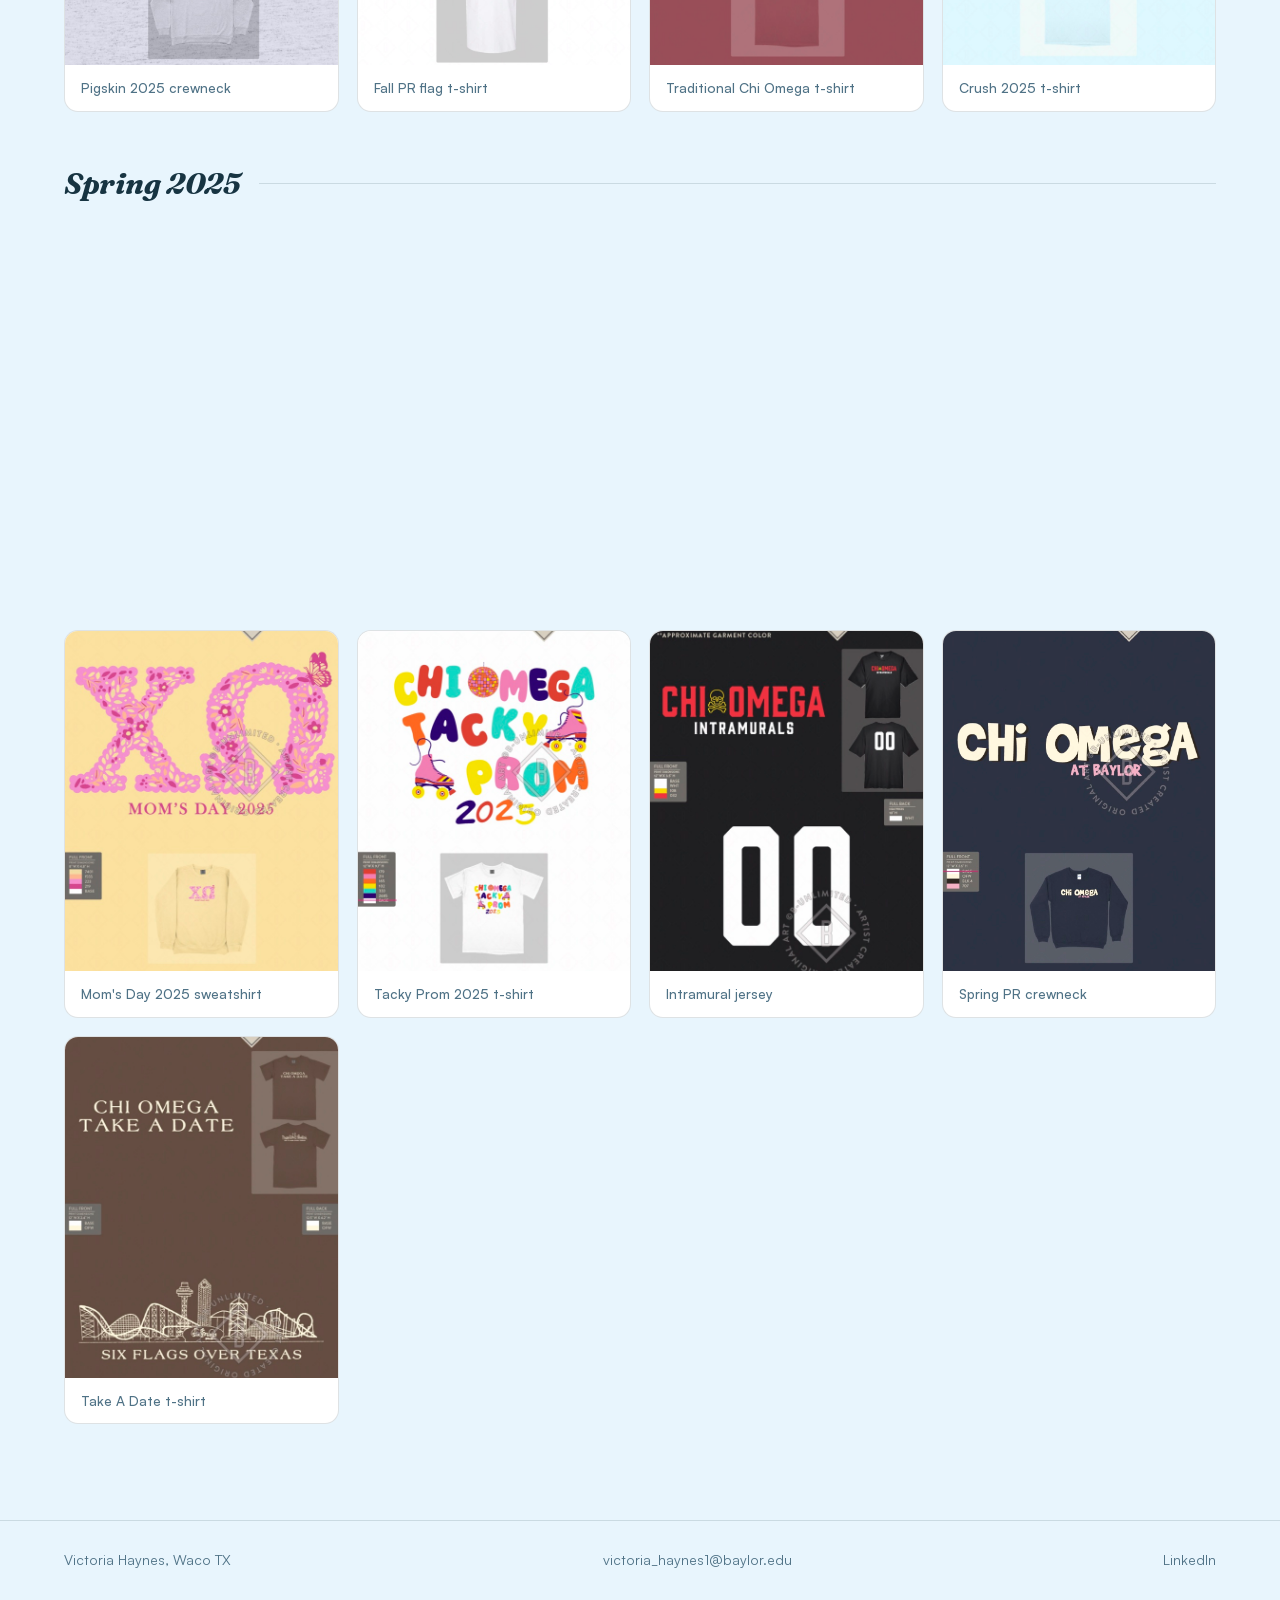
<file: board/merchandise.html>
<!doctype html>
<html lang="en">
<head>
<meta charset="utf-8">
<meta name="viewport" content="width=device-width, initial-scale=1">
<title>Merchandise Chair | Victoria Haynes</title>
<meta name="description" content="21 apparel designs Victoria Haynes produced as Chi Omega Merchandise Chair, sourced with B-Unlimited and distributed to 300+ members.">
<link rel="icon" href="data:image/svg+xml,%3Csvg xmlns='http://www.w3.org/2000/svg' viewBox='0 0 64 64'%3E%3Ccircle cx='32' cy='32' r='32' fill='%23a13456'/%3E%3Ctext x='32' y='44' font-family='Arial' font-size='36' font-weight='bold' fill='white' text-anchor='middle'%3EV%3C/text%3E%3C/svg%3E">
<link rel="preload" href="fonts/satoshi-900-normal.woff2" as="font" type="font/woff2" crossorigin>
<link rel="stylesheet" href="css/style.css">
</head>
<body>

<header class="nav">
  <div class="nav-inner">
    <a class="nav-brand" href="index.html">Victoria <em>Haynes</em></a>
    <button class="nav-toggle" aria-label="Open menu" aria-expanded="false">
      <svg width="22" height="16" viewBox="0 0 22 16" fill="none"><path d="M1 1h20M1 8h20M1 15h20" stroke="currentColor" stroke-width="2" stroke-linecap="round"/></svg>
    </button>
    <ul class="nav-links">
      <li class="menu-wrap">
        <button class="menu-btn" aria-haspopup="true" aria-expanded="false">Menu <svg width="11" height="7" viewBox="0 0 11 7" fill="none" aria-hidden="true"><path d="M1 1l4.5 4.5L10 1" stroke="currentColor" stroke-width="1.8" stroke-linecap="round" stroke-linejoin="round"/></svg></button>
        <div class="menu-drop" hidden>
          <a href="index.html">The board</a>
          <div class="menu-sep"></div>
          <a href="merchandise.html" aria-current="page">Chi Omega Merchandise</a>
          <a href="buying.html">Buying &amp; Product Development</a>
          <a href="flats.html">Technical Flats &amp; Illustration</a>
          <a href="photography.html">Photography</a>
          <div class="menu-sep"></div>
          <a href="resume.html">Resume</a>
          <a href="contact.html">Contact</a>
        </div>
      </li>
      <li><a class="nav-cta" href="contact.html">Contact</a></li>
    </ul>
  </div>
</header>

<main>
  <section class="page-hero">
    <div class="wrap">
      <a class="back-link" href="index.html">&larr; Back to the board</a>
      <h1 class="display reveal">Chi Omega Merchandise Chair</h1>
      <p class="lede reveal reveal-d1">As 2025 Merchandise Chair, I work with suppliers, designers, Baylor University, and Chi Omega advisors to produce unique, trendy merchandise for my chapter. Every design here was developed with B-Unlimited and distributed to more than 400 members.</p>
    </div>
  </section>

  <section style="padding-top:0">
    <div class="wrap">
      <div class="season-h reveal"><h2>Fall 2025</h2></div>
      <div class="merch-grid">
        <figure class="merch-item reveal" data-zoom><img src="assets/merch/f01-homecoming-crewneck.jpg" alt="Homecoming 2025 crewneck design" loading="lazy"><figcaption>Homecoming crewneck</figcaption></figure>
        <figure class="merch-item reveal" data-zoom><img src="assets/merch/f02-pigskin-tee.jpg" alt="Pigskin 2025 t-shirt design" loading="lazy"><figcaption>Pigskin 2025 t-shirt</figcaption></figure>
        <figure class="merch-item reveal" data-zoom><img src="assets/merch/f03-fall-pr-tee.jpg" alt="Fall PR t-shirt design" loading="lazy"><figcaption>Fall PR t-shirt</figcaption></figure>
        <figure class="merch-item reveal" data-zoom><img src="assets/merch/f04-our-tie-tee.jpg" alt="Our Tie 2025 t-shirt design" loading="lazy"><figcaption>Our Tie 2025 t-shirt</figcaption></figure>
        <figure class="merch-item reveal" data-zoom><img src="assets/merch/f05-football-crewneck.jpg" alt="Football 2025 crewneck design" loading="lazy"><figcaption>Football 2025 crewneck</figcaption></figure>
        <figure class="merch-item reveal" data-zoom><img src="assets/merch/f06-byx-tamu-tee.jpg" alt="BYX at TAMU x Chi O t-shirt design" loading="lazy"><figcaption>BYX at TAMU x Chi O t-shirt</figcaption></figure>
        <figure class="merch-item reveal" data-zoom><img src="assets/merch/f07-dads-day-tee.jpg" alt="Dad's Day t-shirt design" loading="lazy"><figcaption>Dad's Day t-shirt</figcaption></figure>
        <figure class="merch-item reveal" data-zoom><img src="assets/merch/f08-fall-pr-hat.jpg" alt="Fall PR hat design" loading="lazy"><figcaption>Fall PR hat</figcaption></figure>
        <figure class="merch-item reveal" data-zoom><img src="assets/merch/f09-pigskin-crewneck.jpg" alt="Pigskin 2025 crewneck design" loading="lazy"><figcaption>Pigskin 2025 crewneck</figcaption></figure>
        <figure class="merch-item reveal" data-zoom><img src="assets/merch/f10-fall-pr-flag-tee.jpg" alt="Fall PR flag t-shirt design" loading="lazy"><figcaption>Fall PR flag t-shirt</figcaption></figure>
        <figure class="merch-item reveal" data-zoom><img src="assets/merch/f11-traditional-tee.jpg" alt="Traditional Chi Omega t-shirt design" loading="lazy"><figcaption>Traditional Chi Omega t-shirt</figcaption></figure>
        <figure class="merch-item reveal" data-zoom><img src="assets/merch/f12-crush-tee.jpg" alt="Crush 2025 t-shirt design" loading="lazy"><figcaption>Crush 2025 t-shirt</figcaption></figure>
      </div>

      <div class="season-h reveal"><h2>Spring 2025</h2></div>
      <div class="merch-grid">
        <figure class="merch-item reveal" data-zoom><img src="assets/merch/s01-make-a-wish.jpg" alt="Make-A-Wish spring philanthropy t-shirt design" loading="lazy"><figcaption>Make-A-Wish philanthropy t-shirt</figcaption></figure>
        <figure class="merch-item reveal" data-zoom><img src="assets/merch/s02-sing-tee.jpg" alt="Sing 2025 t-shirt design" loading="lazy"><figcaption>Sing 2025 t-shirt</figcaption></figure>
        <figure class="merch-item reveal" data-zoom><img src="assets/merch/s03-sing-sweatshirt.jpg" alt="Sing 2025 sweatshirt design" loading="lazy"><figcaption>Sing 2025 sweatshirt</figcaption></figure>
        <figure class="merch-item reveal" data-zoom><img src="assets/merch/s04-spring-pr-hoodie.jpg" alt="Spring PR hoodie design" loading="lazy"><figcaption>Spring PR hoodie</figcaption></figure>
        <figure class="merch-item reveal" data-zoom><img src="assets/merch/s05-moms-day-sweatshirt.jpg" alt="Mom's Day 2025 sweatshirt design" loading="lazy"><figcaption>Mom's Day 2025 sweatshirt</figcaption></figure>
        <figure class="merch-item reveal" data-zoom><img src="assets/merch/s06-tacky-prom-tee.jpg" alt="Tacky Prom 2025 t-shirt design" loading="lazy"><figcaption>Tacky Prom 2025 t-shirt</figcaption></figure>
        <figure class="merch-item reveal" data-zoom><img src="assets/merch/s07-intramural-jersey.jpg" alt="Intramural jersey design" loading="lazy"><figcaption>Intramural jersey</figcaption></figure>
        <figure class="merch-item reveal" data-zoom><img src="assets/merch/s08-spring-pr-crewneck.jpg" alt="Spring PR crewneck design" loading="lazy"><figcaption>Spring PR crewneck</figcaption></figure>
        <figure class="merch-item reveal" data-zoom><img src="assets/merch/s09-take-a-date-tee.jpg" alt="Take A Date t-shirt design" loading="lazy"><figcaption>Take A Date t-shirt</figcaption></figure>
      </div>
    </div>
  </section>
</main>

<footer>
  <div class="wrap foot">
    <span>Victoria Haynes, Waco TX</span>
    <a href="mailto:victoria_haynes1@baylor.edu">victoria_haynes1@baylor.edu</a>
    <a href="https://www.linkedin.com/in/victoriahaynes-victoriahaynes/" target="_blank" rel="noopener">LinkedIn</a>
  </div>
</footer>

<script src="js/main.js"></script>
</body>
</html>
</file>
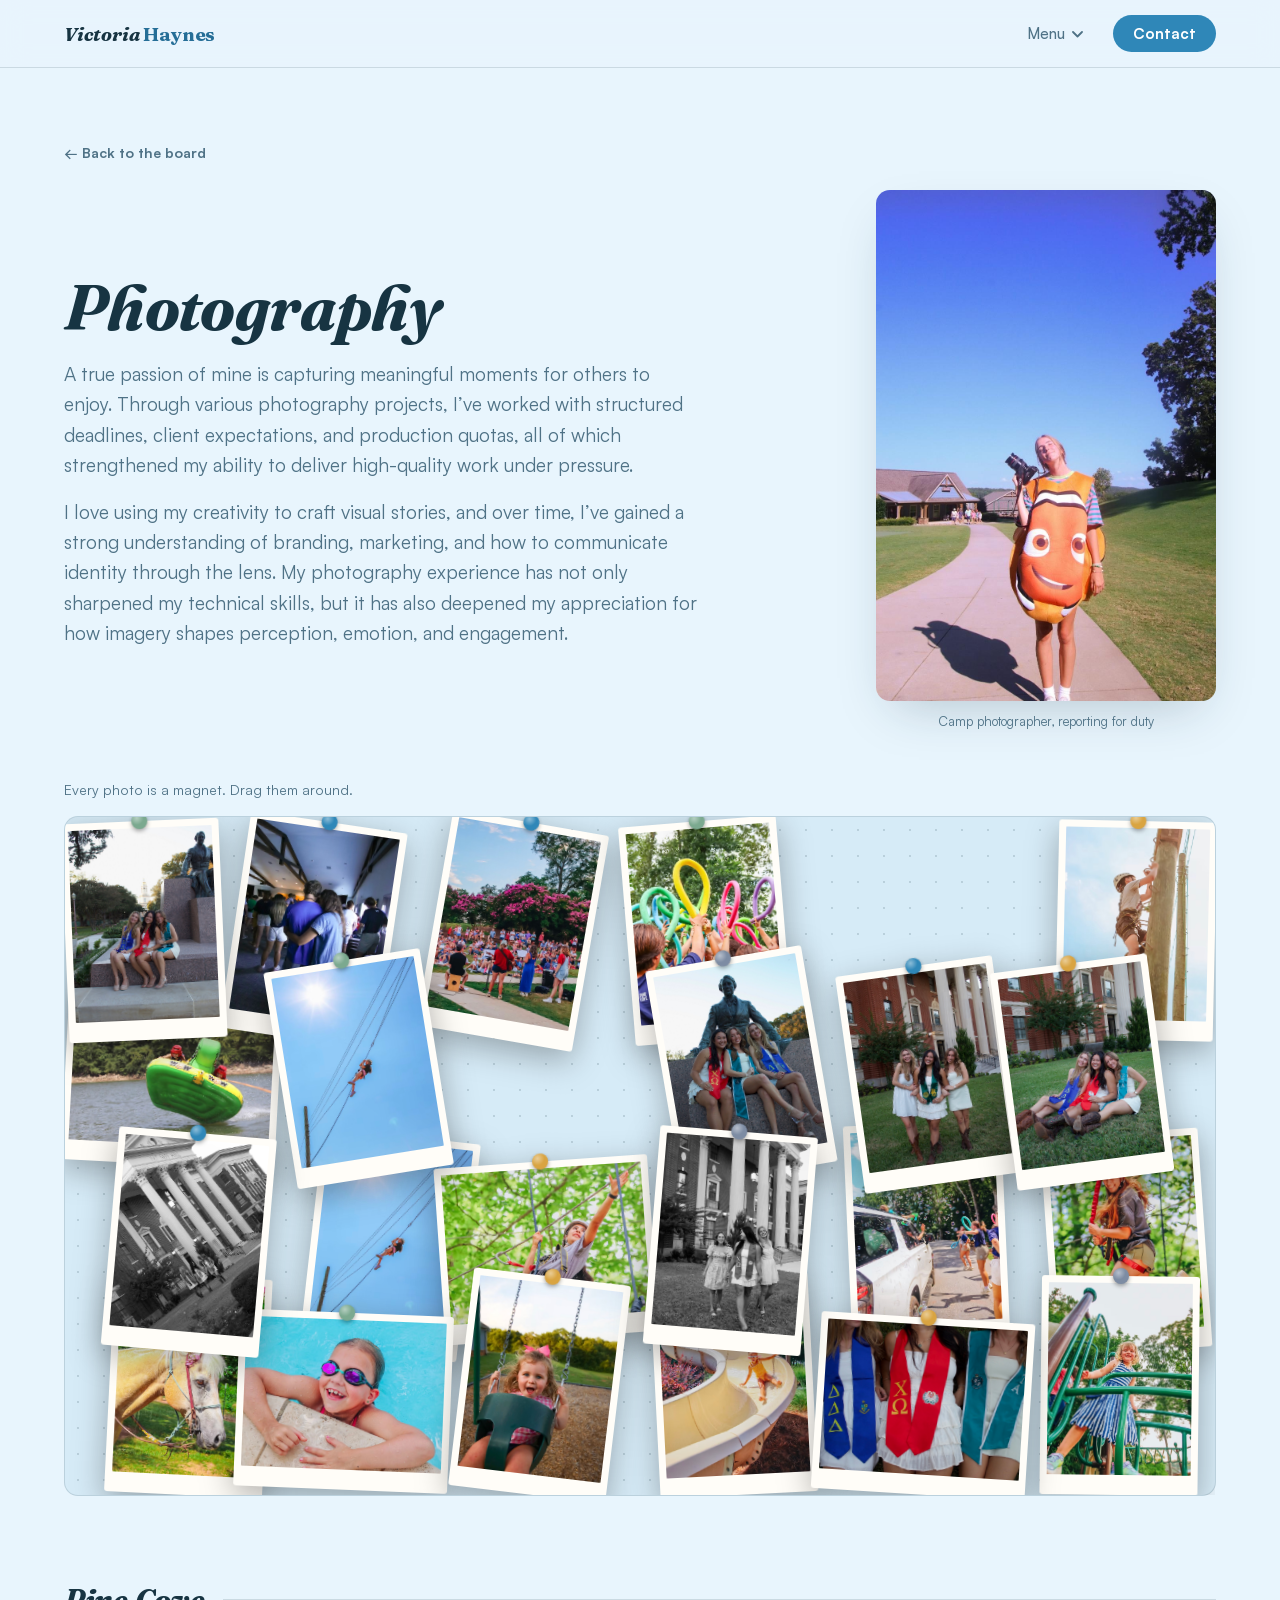
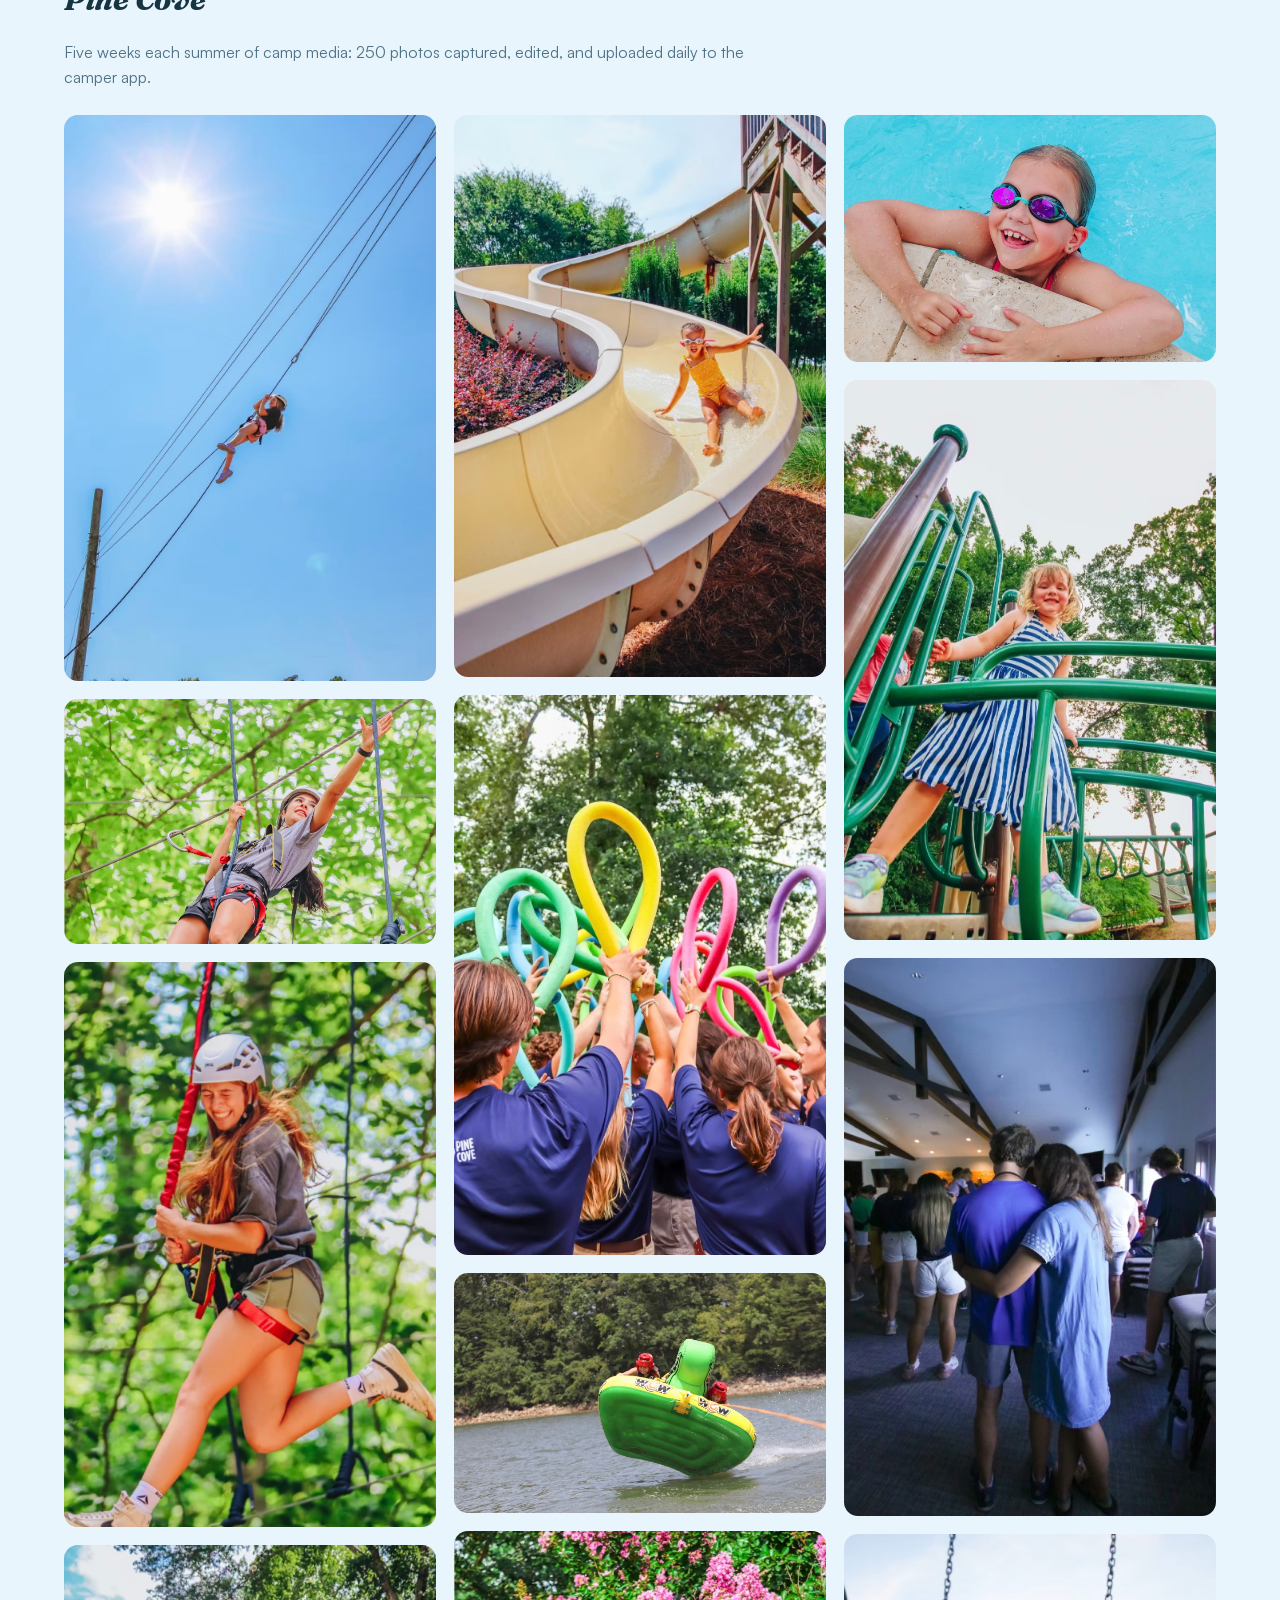
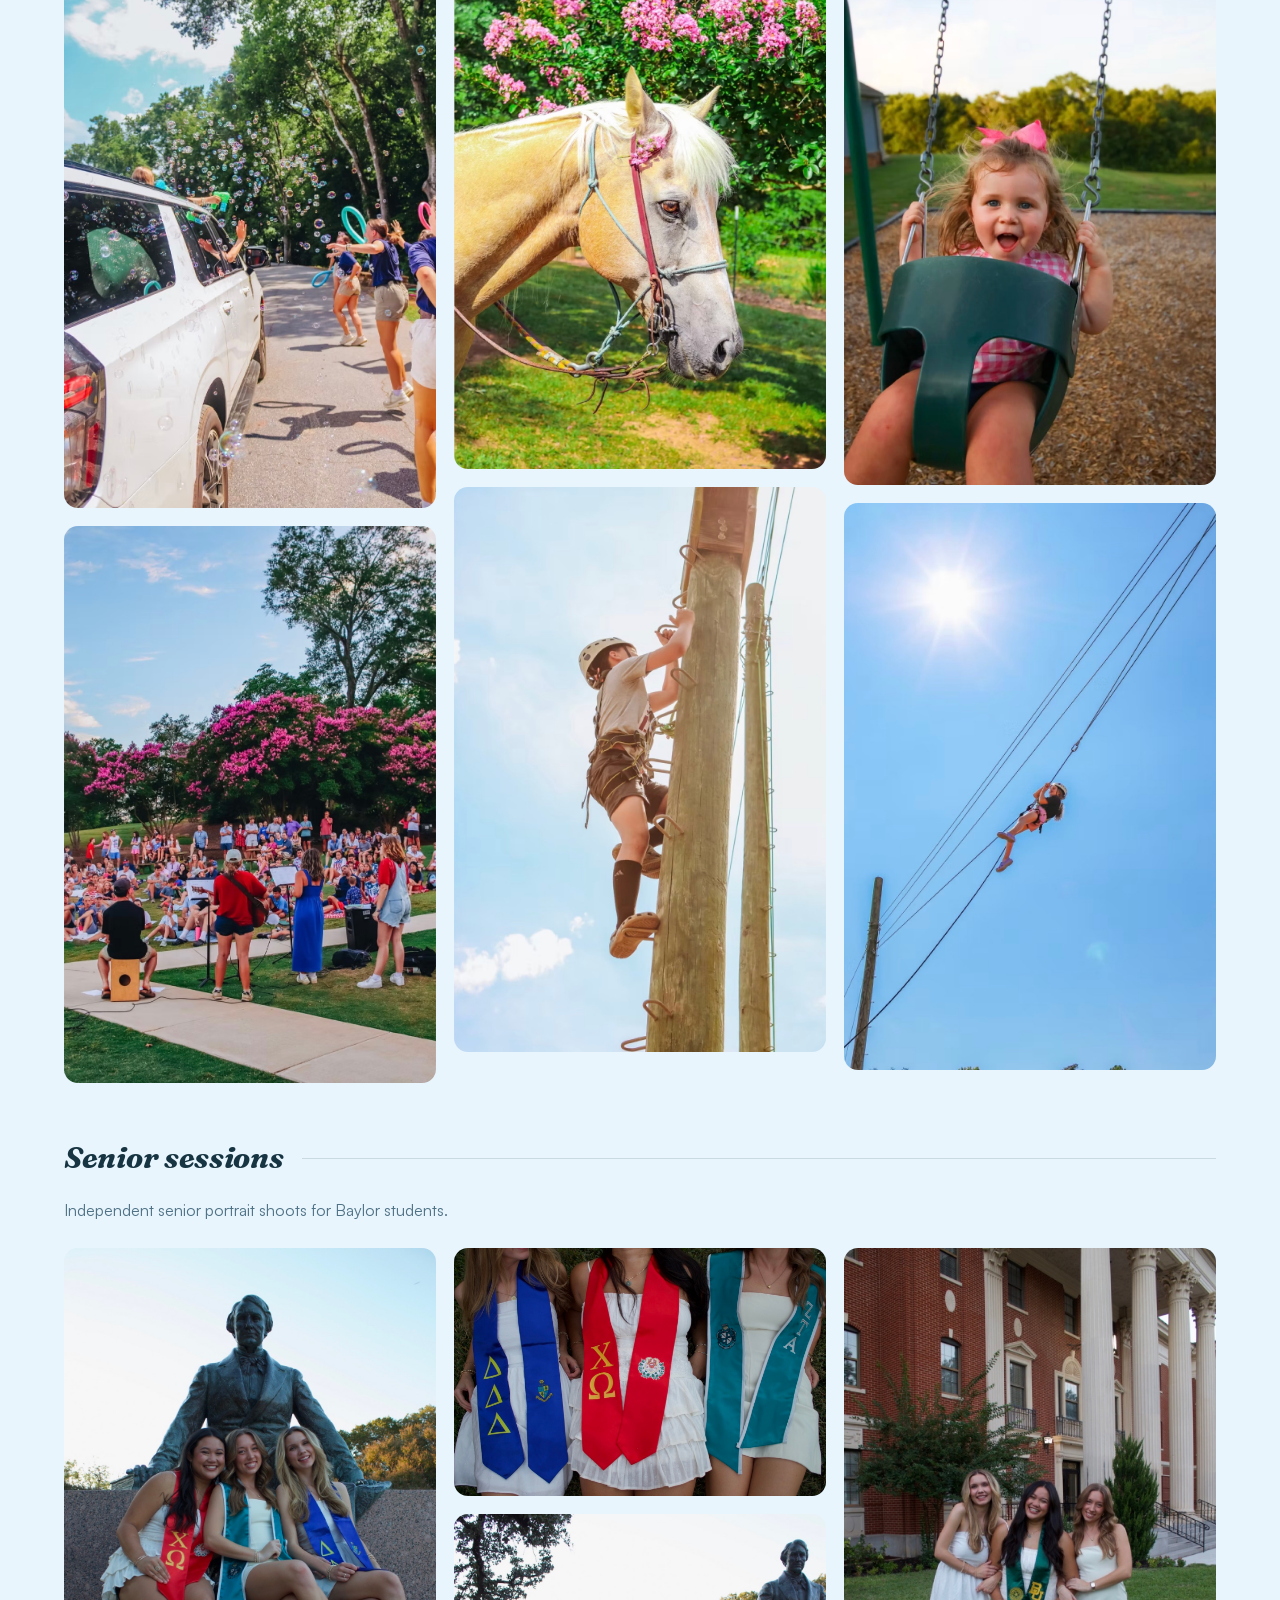
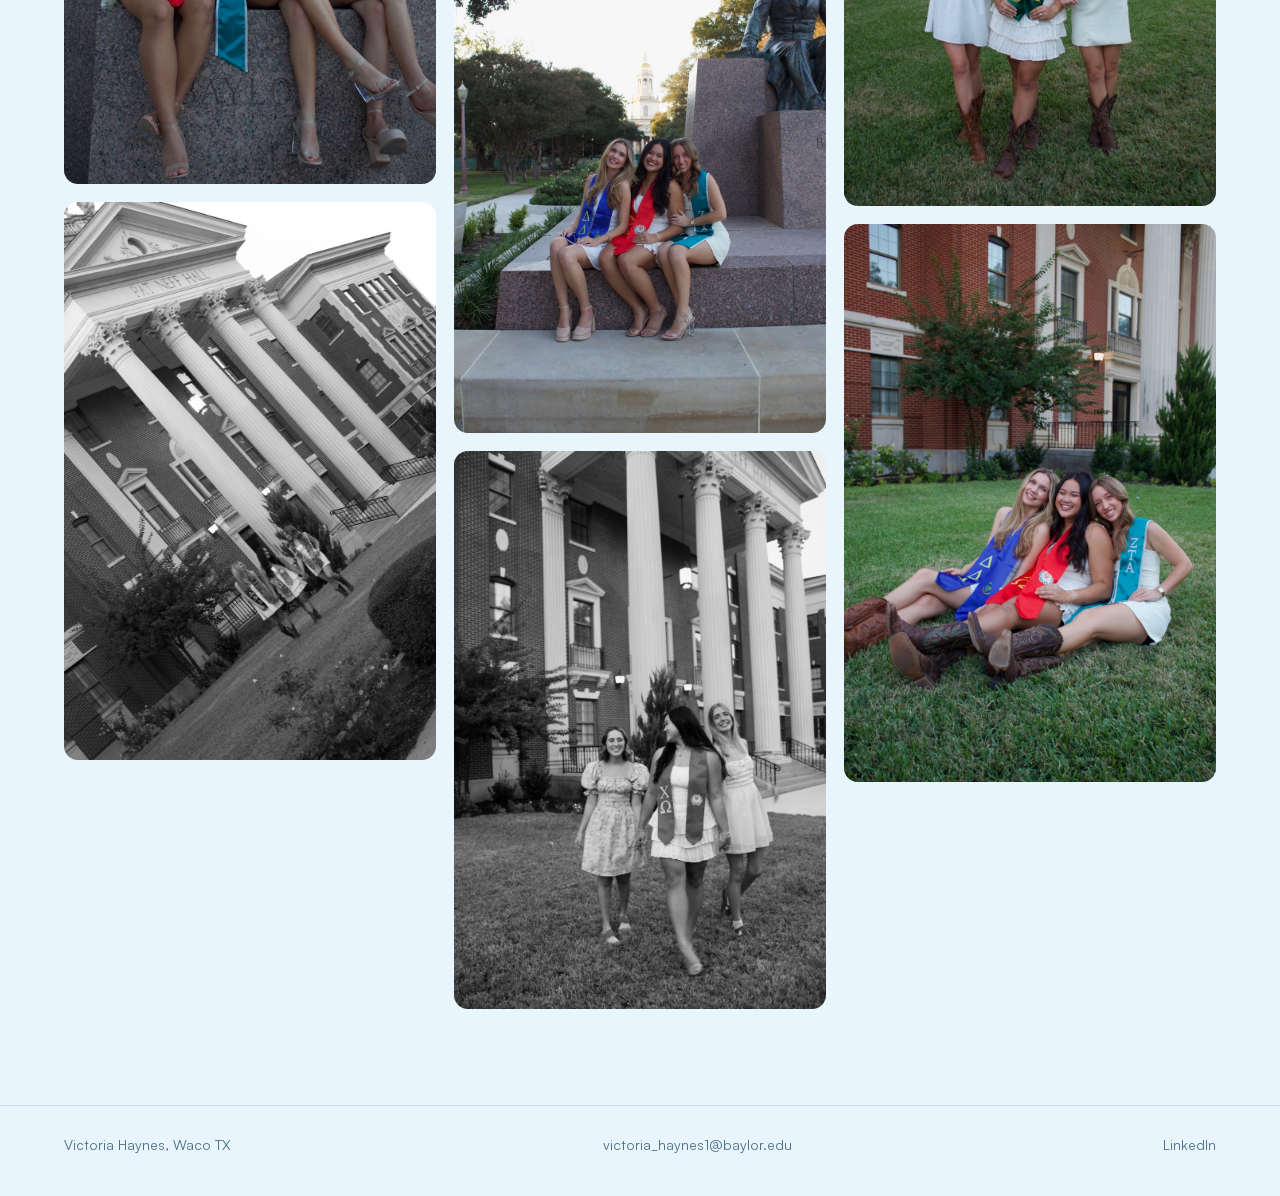
<file: board/photography.html>
<!doctype html>
<html lang="en">
<head>
<meta charset="utf-8">
<meta name="viewport" content="width=device-width, initial-scale=1">
<title>Photography | Victoria Haynes</title>
<meta name="description" content="Photography by Victoria Haynes: Pine Cove camp media and senior portrait sessions at Baylor University.">
<link rel="icon" href="data:image/svg+xml,%3Csvg xmlns='http://www.w3.org/2000/svg' viewBox='0 0 64 64'%3E%3Ccircle cx='32' cy='32' r='32' fill='%23a13456'/%3E%3Ctext x='32' y='44' font-family='Arial' font-size='36' font-weight='bold' fill='white' text-anchor='middle'%3EV%3C/text%3E%3C/svg%3E">
<link rel="preload" href="fonts/satoshi-900-normal.woff2" as="font" type="font/woff2" crossorigin>
<link rel="stylesheet" href="css/style.css">
</head>
<body>

<header class="nav">
  <div class="nav-inner">
    <a class="nav-brand" href="index.html">Victoria <em>Haynes</em></a>
    <button class="nav-toggle" aria-label="Open menu" aria-expanded="false">
      <svg width="22" height="16" viewBox="0 0 22 16" fill="none"><path d="M1 1h20M1 8h20M1 15h20" stroke="currentColor" stroke-width="2" stroke-linecap="round"/></svg>
    </button>
    <ul class="nav-links">
      <li class="menu-wrap">
        <button class="menu-btn" aria-haspopup="true" aria-expanded="false">Menu <svg width="11" height="7" viewBox="0 0 11 7" fill="none" aria-hidden="true"><path d="M1 1l4.5 4.5L10 1" stroke="currentColor" stroke-width="1.8" stroke-linecap="round" stroke-linejoin="round"/></svg></button>
        <div class="menu-drop" hidden>
          <a href="index.html">The board</a>
          <div class="menu-sep"></div>
          <a href="merchandise.html">Chi Omega Merchandise</a>
          <a href="buying.html">Buying &amp; Product Development</a>
          <a href="flats.html">Technical Flats &amp; Illustration</a>
          <a href="photography.html" aria-current="page">Photography</a>
          <div class="menu-sep"></div>
          <a href="resume.html">Resume</a>
          <a href="contact.html">Contact</a>
        </div>
      </li>
      <li><a class="nav-cta" href="contact.html">Contact</a></li>
    </ul>
  </div>
</header>

<main>
  <section class="page-hero">
    <div class="wrap">
      <a class="back-link" href="index.html">&larr; Back to the board</a>
      <div class="photo-hero">
        <div>
      <h1 class="display reveal">Photography</h1>
      <p class="lede reveal reveal-d1">A true passion of mine is capturing meaningful moments for others to enjoy. Through various photography projects, I’ve worked with structured deadlines, client expectations, and production quotas, all of which strengthened my ability to deliver high-quality work under pressure.</p>
      <p class="lede reveal reveal-d1" style="margin-top:16px">I love using my creativity to craft visual stories, and over time, I’ve gained a strong understanding of branding, marketing, and how to communicate identity through the lens. My photography experience has not only sharpened my technical skills, but it has also deepened my appreciation for how imagery shapes perception, emotion, and engagement.</p>
        </div>
        <figure class="photo-hero-img reveal reveal-d2">
          <img src="assets/photo/tori-camera.jpg" alt="Victoria in a Nemo costume holding her camera on the path at Pine Cove" width="853" height="1280">
          <figcaption>Camp photographer, reporting for duty</figcaption>
        </figure>
      </div>
    </div>
  </section>

  <section style="padding-top:16px; padding-bottom:32px">
    <div class="wrap">
      <p class="reveal" style="font-size:14px; margin-bottom:14px">Every photo is a magnet. Drag them around.</p>
      <div class="mag-board" id="mag-board" aria-label="Draggable photo board">
        <figure class="magnet port"><span class="mpin"></span><span class="mframe"><img src="assets/photo/pc-01.jpg" alt="Pine Cove camp photograph" draggable="false" loading="lazy"></span></figure>
        <figure class="magnet land"><span class="mpin"></span><span class="mframe"><img src="assets/photo/pc-02.jpg" alt="Pine Cove camp photograph" draggable="false" loading="lazy"></span></figure>
        <figure class="magnet port"><span class="mpin"></span><span class="mframe"><img src="assets/photo/pc-03.jpg" alt="Pine Cove camp photograph" draggable="false" loading="lazy"></span></figure>
        <figure class="magnet port"><span class="mpin"></span><span class="mframe"><img src="assets/photo/pc-04.jpg" alt="Pine Cove camp photograph" draggable="false" loading="lazy"></span></figure>
        <figure class="magnet port"><span class="mpin"></span><span class="mframe"><img src="assets/photo/pc-05.jpg" alt="Pine Cove camp photograph" draggable="false" loading="lazy"></span></figure>
        <figure class="magnet port"><span class="mpin"></span><span class="mframe"><img src="assets/photo/pc-06.jpg" alt="Pine Cove camp photograph" draggable="false" loading="lazy"></span></figure>
        <figure class="magnet port"><span class="mpin"></span><span class="mframe"><img src="assets/photo/pc-07.jpg" alt="Pine Cove camp photograph" draggable="false" loading="lazy"></span></figure>
        <figure class="magnet land"><span class="mpin"></span><span class="mframe"><img src="assets/photo/pc-08.jpg" alt="Pine Cove camp photograph" draggable="false" loading="lazy"></span></figure>
        <figure class="magnet port"><span class="mpin"></span><span class="mframe"><img src="assets/photo/pc-09.jpg" alt="Pine Cove camp photograph" draggable="false" loading="lazy"></span></figure>
        <figure class="magnet port"><span class="mpin"></span><span class="mframe"><img src="assets/photo/pc-10.jpg" alt="Pine Cove camp photograph" draggable="false" loading="lazy"></span></figure>
        <figure class="magnet land"><span class="mpin"></span><span class="mframe"><img src="assets/photo/pc-11.jpg" alt="Pine Cove camp photograph" draggable="false" loading="lazy"></span></figure>
        <figure class="magnet port"><span class="mpin"></span><span class="mframe"><img src="assets/photo/pc-12.jpg" alt="Pine Cove camp photograph" draggable="false" loading="lazy"></span></figure>
        <figure class="magnet port"><span class="mpin"></span><span class="mframe"><img src="assets/photo/pc-13.jpg" alt="Pine Cove camp photograph" draggable="false" loading="lazy"></span></figure>
        <figure class="magnet port"><span class="mpin"></span><span class="mframe"><img src="assets/photo/pc-14.jpg" alt="Pine Cove camp photograph" draggable="false" loading="lazy"></span></figure>
        <figure class="magnet port"><span class="mpin"></span><span class="mframe"><img src="assets/photo/pc-15.jpg" alt="Pine Cove camp photograph" draggable="false" loading="lazy"></span></figure>
        <figure class="magnet port"><span class="mpin"></span><span class="mframe"><img src="assets/photo/sr-01.jpg" alt="Baylor senior portrait" draggable="false" loading="lazy"></span></figure>
        <figure class="magnet port"><span class="mpin"></span><span class="mframe"><img src="assets/photo/sr-02.jpg" alt="Baylor senior portrait" draggable="false" loading="lazy"></span></figure>
        <figure class="magnet land"><span class="mpin"></span><span class="mframe"><img src="assets/photo/sr-03.jpg" alt="Baylor senior portrait" draggable="false" loading="lazy"></span></figure>
        <figure class="magnet port"><span class="mpin"></span><span class="mframe"><img src="assets/photo/sr-04.jpg" alt="Baylor senior portrait" draggable="false" loading="lazy"></span></figure>
        <figure class="magnet port"><span class="mpin"></span><span class="mframe"><img src="assets/photo/sr-05.jpg" alt="Baylor senior portrait" draggable="false" loading="lazy"></span></figure>
        <figure class="magnet port"><span class="mpin"></span><span class="mframe"><img src="assets/photo/sr-06.jpg" alt="Baylor senior portrait" draggable="false" loading="lazy"></span></figure>
        <figure class="magnet port"><span class="mpin"></span><span class="mframe"><img src="assets/photo/sr-07.jpg" alt="Baylor senior portrait" draggable="false" loading="lazy"></span></figure>
      </div>
    </div>
  </section>

  <section style="padding-top:0">
    <div class="wrap">
      <div class="season-h reveal"><h2>Pine Cove</h2></div>
      <p class="reveal" style="margin-bottom:24px">Five weeks each summer of camp media: 250 photos captured, edited, and uploaded daily to the camper app.</p>
      <div class="masonry">
        <img src="assets/photo/pc-01.jpg" alt="Pine Cove camp photograph" data-zoom loading="lazy">
        <img src="assets/photo/pc-02.jpg" alt="Pine Cove camp photograph" data-zoom loading="lazy">
        <img src="assets/photo/pc-03.jpg" alt="Pine Cove camp photograph" data-zoom loading="lazy">
        <img src="assets/photo/pc-04.jpg" alt="Pine Cove camp photograph" data-zoom loading="lazy">
        <img src="assets/photo/pc-05.jpg" alt="Pine Cove camp photograph" data-zoom loading="lazy">
        <img src="assets/photo/pc-06.jpg" alt="Pine Cove camp photograph" data-zoom loading="lazy">
        <img src="assets/photo/pc-07.jpg" alt="Pine Cove camp photograph" data-zoom loading="lazy">
        <img src="assets/photo/pc-08.jpg" alt="Pine Cove camp photograph" data-zoom loading="lazy">
        <img src="assets/photo/pc-09.jpg" alt="Pine Cove camp photograph" data-zoom loading="lazy">
        <img src="assets/photo/pc-10.jpg" alt="Pine Cove camp photograph" data-zoom loading="lazy">
        <img src="assets/photo/pc-11.jpg" alt="Pine Cove camp photograph" data-zoom loading="lazy">
        <img src="assets/photo/pc-12.jpg" alt="Pine Cove camp photograph" data-zoom loading="lazy">
        <img src="assets/photo/pc-13.jpg" alt="Pine Cove camp photograph" data-zoom loading="lazy">
        <img src="assets/photo/pc-14.jpg" alt="Pine Cove camp photograph" data-zoom loading="lazy">
        <img src="assets/photo/pc-15.jpg" alt="Pine Cove camp photograph" data-zoom loading="lazy">
      </div>

      <div class="season-h reveal"><h2>Senior sessions</h2></div>
      <p class="reveal" style="margin-bottom:24px">Independent senior portrait shoots for Baylor students.</p>
      <div class="masonry">
        <img src="assets/photo/sr-01.jpg" alt="Baylor senior portrait" data-zoom loading="lazy">
        <img src="assets/photo/sr-02.jpg" alt="Baylor senior portrait" data-zoom loading="lazy">
        <img src="assets/photo/sr-03.jpg" alt="Baylor senior portrait" data-zoom loading="lazy">
        <img src="assets/photo/sr-04.jpg" alt="Baylor senior portrait" data-zoom loading="lazy">
        <img src="assets/photo/sr-05.jpg" alt="Baylor senior portrait" data-zoom loading="lazy">
        <img src="assets/photo/sr-06.jpg" alt="Baylor senior portrait" data-zoom loading="lazy">
        <img src="assets/photo/sr-07.jpg" alt="Baylor senior portrait" data-zoom loading="lazy">
      </div>
    </div>
  </section>
</main>

<footer>
  <div class="wrap foot">
    <span>Victoria Haynes, Waco TX</span>
    <a href="mailto:victoria_haynes1@baylor.edu">victoria_haynes1@baylor.edu</a>
    <a href="https://www.linkedin.com/in/victoriahaynes-victoriahaynes/" target="_blank" rel="noopener">LinkedIn</a>
  </div>
</footer>

<script src="js/main.js"></script>
</body>
</html>
</file>
<file: board/css/style.css>
/* Victoria Haynes Portfolio
   Shape rule (documented): buttons + tags = pill; cards, media, inputs = 14px.
   One accent: rose. One neutral family: cool gray. Theme: auto light/dark. */

@font-face { font-family:'Satoshi'; src:url('../fonts/satoshi-300-normal.woff2') format('woff2'); font-weight:300; font-style:normal; font-display:swap; }
@font-face { font-family:'Satoshi'; src:url('../fonts/satoshi-400-normal.woff2') format('woff2'); font-weight:400; font-style:normal; font-display:swap; }
@font-face { font-family:'Satoshi'; src:url('../fonts/satoshi-400-italic.woff2') format('woff2'); font-weight:400; font-style:italic; font-display:swap; }
@font-face { font-family:'Satoshi'; src:url('../fonts/satoshi-500-normal.woff2') format('woff2'); font-weight:500; font-style:normal; font-display:swap; }
@font-face { font-family:'Satoshi'; src:url('../fonts/satoshi-500-italic.woff2') format('woff2'); font-weight:500; font-style:italic; font-display:swap; }
@font-face { font-family:'Satoshi'; src:url('../fonts/satoshi-700-normal.woff2') format('woff2'); font-weight:700; font-style:normal; font-display:swap; }
@font-face { font-family:'Satoshi'; src:url('../fonts/satoshi-700-italic.woff2') format('woff2'); font-weight:700; font-style:italic; font-display:swap; }
@font-face { font-family:'Satoshi'; src:url('../fonts/satoshi-900-normal.woff2') format('woff2'); font-weight:900; font-style:normal; font-display:swap; }
@font-face { font-family:'Fraunces'; src:url('../fonts/fraunces-700-normal.woff2') format('woff2'); font-weight:700; font-style:normal; font-display:swap; }
@font-face { font-family:'Fraunces'; src:url('../fonts/fraunces-700-italic.woff2') format('woff2'); font-weight:700; font-style:italic; font-display:swap; }
@font-face { font-family:'Fraunces'; src:url('../fonts/fraunces-900-italic.woff2') format('woff2'); font-weight:900; font-style:italic; font-display:swap; }

:root {
  --bg:#e8f5fd; --surface:#ffffff; --surface-2:#d6ebf7; --ink:#173442; --muted:#4f7286;
  --line:rgba(23,52,66,.14);
  --accent:#2f87b8;            /* buttons / fills */
  --accent-text:#256e97;       /* accent used as text on light bg */
  --accent-soft:rgba(47,135,184,.09);
  --shadow:0 20px 50px -18px rgba(23,52,66,.26);
  --r-card:14px; --r-pill:999px;
  --ease:cubic-bezier(.16,1,.3,1);
  --display:'Fraunces', Georgia, 'Times New Roman', serif;
  color-scheme:light;
}
@media (prefers-color-scheme: dark) {
  :root {
    /* the polka-dot world is a light one; keep it identical in dark mode
       rather than dropping dark cards onto a pale blue pattern */
    --bg:#e8f5fd; --surface:#ffffff; --surface-2:#d6ebf7; --ink:#173442; --muted:#4f7286;
    --line:rgba(23,52,66,.14);
    --accent:#2f87b8;
    --accent-text:#256e97;
    --accent-soft:rgba(47,135,184,.09);
    --shadow:0 20px 50px -18px rgba(23,52,66,.26);
  }
}

* { margin:0; padding:0; box-sizing:border-box; }
html { scroll-behavior:smooth; }
@media (prefers-reduced-motion: reduce) { html { scroll-behavior:auto; } }
body {
  background:var(--bg); color:var(--ink);
  font-family:'Satoshi', 'Helvetica Neue', Arial, sans-serif;
  font-size:16px; line-height:1.6;
  -webkit-font-smoothing:antialiased; text-rendering:optimizeLegibility;
}
img { max-width:100%; display:block; }
a { color:inherit; }
::selection { background:var(--accent); color:#fff; }

.wrap { max-width:1200px; margin:0 auto; padding:0 24px; }

/* ---------- Nav ---------- */
.nav {
  position:sticky; top:0; z-index:40; height:68px;
  background:color-mix(in srgb, var(--bg) 82%, transparent);
  backdrop-filter:blur(14px); -webkit-backdrop-filter:blur(14px);
  border-bottom:1px solid var(--line);
}
.nav-inner { max-width:1200px; margin:0 auto; padding:0 24px; height:68px; display:flex; align-items:center; justify-content:space-between; gap:24px; }
.nav-brand { font-family:var(--display); font-style:italic; font-weight:700; font-size:19px; letter-spacing:-.01em; text-decoration:none; white-space:nowrap; }
.nav-brand em { font-style:normal; font-weight:700; color:var(--accent-text); }
.nav-links { display:flex; align-items:center; gap:28px; list-style:none; }
.nav-links a { text-decoration:none; font-weight:500; font-size:15px; color:var(--muted); transition:color .25s var(--ease); }
.nav-links a:hover, .nav-links a[aria-current="page"] { color:var(--ink); }
.nav-links a.nav-cta {
  color:#fff; background:var(--accent); padding:9px 20px; border-radius:var(--r-pill);
  font-weight:700; transition:transform .25s var(--ease), background .25s var(--ease);
}
.nav-links a.nav-cta:hover { transform:translateY(-1px); }
.nav-links a.nav-cta:active { transform:scale(.98); }
.nav-toggle { display:none; background:none; border:0; cursor:pointer; padding:8px; color:var(--ink); }
.nav-toggle svg { display:block; }

@media (max-width: 767px) {
  .nav-links {
    display:none; position:absolute; top:68px; left:0; right:0;
    flex-direction:column; align-items:flex-start; gap:0;
    background:var(--bg); border-bottom:1px solid var(--line); padding:8px 24px 16px;
  }
  .nav-links.open { display:flex; }
  .nav-links li { width:100%; }
  .nav-links a { display:block; padding:12px 0; font-size:17px; }
  .nav-links a.nav-cta { display:inline-block; margin-top:8px; }
  .nav-toggle { display:block; }
}

/* ---------- Type ---------- */
h1,h2,h3 { font-family:var(--display); font-style:italic; font-weight:700;
  letter-spacing:-.01em; line-height:1.06; text-wrap:balance; }
h1 em, h2 em, h3 em, .em-word { font-style:normal; font-weight:700; }
.display { font-size:clamp(38px, 6vw, 70px); }
.h2 { font-size:clamp(28px, 3.9vw, 44px); margin-bottom:16px; }
.h3 { font-size:clamp(21px, 2.4vw, 27px); letter-spacing:-.02em; margin-bottom:8px; }
.lede { font-size:clamp(17px, 1.5vw, 19px); color:var(--muted); max-width:62ch; }
p { color:var(--muted); max-width:65ch; }
strong { color:var(--ink); }
.em-word { font-style:italic; font-weight:700; color:var(--accent-text); line-height:1.1; padding-bottom:.06em; display:inline-block; }
.eyebrow { font-size:11.5px; font-weight:700; letter-spacing:.16em; text-transform:uppercase; color:var(--accent-text); display:block; margin-bottom:14px; }

/* ---------- Buttons ---------- */
.btn { display:inline-flex; align-items:center; gap:8px; text-decoration:none; font-weight:700; font-size:15.5px;
  padding:13px 26px; border-radius:var(--r-pill); transition:transform .25s var(--ease), box-shadow .25s var(--ease), background .25s var(--ease); white-space:nowrap; }
.btn:active { transform:scale(.98); }
.btn-primary { background:var(--accent); color:#fff; box-shadow:0 8px 24px -10px color-mix(in srgb, var(--accent) 65%, transparent); }
.btn-primary:hover { transform:translateY(-2px); }
.btn-ghost { color:var(--ink); border:1.5px solid var(--line); background:var(--surface); }
.btn-ghost:hover { transform:translateY(-2px); border-color:var(--muted); }

/* ---------- Sections ---------- */
section { padding:96px 0; }
@media (max-width:767px) { section { padding:64px 0; } }

/* ---------- Hero (asymmetric split) ---------- */
.hero { padding:72px 0 96px; }
.hero-grid { display:grid; grid-template-columns:1.15fr .85fr; gap:64px; align-items:center; }
.hero-copy .display { font-size:clamp(38px, 4.4vw, 56px); margin-bottom:22px; }
.hero-br { display:none; }
@media (min-width:768px) { .hero-br { display:block; } }
.hero-copy .lede { margin-bottom:34px; }
.hero-ctas { display:flex; gap:14px; flex-wrap:wrap; }
.hero-photo { position:relative; justify-self:end; width:min(420px, 100%); }
.hero-photo::before {
  content:""; position:absolute; inset:auto -18px -18px auto; width:78%; height:78%;
  background:var(--accent-soft); border-radius:var(--r-card); z-index:0;
  border:1px solid color-mix(in srgb, var(--accent) 25%, transparent);
}
.hero-photo img { position:relative; z-index:1; width:100%; height:auto; border-radius:var(--r-card); box-shadow:var(--shadow); aspect-ratio:1/1.08; object-fit:cover; }
@media (max-width:900px) {
  .hero-grid { grid-template-columns:1fr; gap:44px; }
  .hero-photo { justify-self:start; }
}

/* ---------- Facts strip ---------- */
.facts { display:grid; grid-template-columns:repeat(4,1fr); gap:0; border-top:1px solid var(--line); }
.fact { padding:30px 28px 30px 0; }
.fact + .fact { border-left:1px solid var(--line); padding-left:28px; }
.fact b { display:block; font-size:clamp(30px,3.6vw,44px); font-weight:900; letter-spacing:-.03em;
  line-height:1; margin-bottom:10px; }
.fact span { display:block; font-size:13.5px; line-height:1.4; color:var(--muted); max-width:22ch; }
@media (max-width:767px) {
  .facts { grid-template-columns:1fr 1fr; }
  .fact { padding:22px 18px 22px 0; }
  .fact + .fact { padding-left:18px; }
  .fact:nth-child(3) { border-left:0; }
}

/* ---------- Project bento ---------- */
.projects-head { margin-bottom:40px; max-width:62ch; }
.bento { display:grid; grid-template-columns:repeat(12,1fr); gap:20px; }
.tile { position:relative; display:flex; flex-direction:column; justify-content:flex-end; text-decoration:none;
  border-radius:var(--r-card); overflow:hidden; background:var(--surface); border:1px solid var(--line); min-height:340px;
  transition:transform .35s var(--ease), box-shadow .35s var(--ease); }
.tile:hover { transform:translateY(-4px); box-shadow:var(--shadow); }
.tile-media { position:absolute; inset:0; }
.tile-media img { width:100%; height:100%; object-fit:cover; transition:transform .6s var(--ease); }
.tile:hover .tile-media img { transform:scale(1.04); }
.tile-media::after { content:""; position:absolute; inset:0; background:linear-gradient(to top, rgba(16,14,18,.82) 0%, rgba(16,14,18,.28) 45%, rgba(16,14,18,0) 70%); }
.tile-body { position:relative; z-index:1; padding:24px; color:#fff; }
.tile-body h3 { color:#fff; margin-bottom:4px; }
.tile-body p { color:rgba(255,255,255,.82); font-size:14.5px; max-width:44ch; }
.tile-arrow { position:absolute; top:18px; right:18px; z-index:1; width:38px; height:38px; border-radius:var(--r-pill);
  background:rgba(255,255,255,.16); backdrop-filter:blur(6px); display:grid; place-items:center; color:#fff;
  transition:background .3s var(--ease), transform .3s var(--ease); }
.tile:hover .tile-arrow { background:var(--accent); transform:rotate(45deg); }
.tile-lg { grid-column:span 7; min-height:440px; }
.tile-md { grid-column:span 5; min-height:440px; }
.tile-sm { grid-column:span 6; }
.tile-collage { position:absolute; inset:0; display:grid; grid-template-columns:1fr 1fr 1fr; }
.tile-collage img { width:100%; height:100%; object-fit:cover; }
@media (max-width:900px) {
  .tile-lg, .tile-md, .tile-sm { grid-column:span 12; min-height:320px; }
}

/* ---------- Experience rows (home) ---------- */
.exp-list { display:grid; gap:14px; }
.exp-row { display:grid; grid-template-columns:150px 1fr auto; gap:20px; align-items:baseline;
  background:var(--surface); border:1px solid var(--line); border-radius:var(--r-card); padding:22px 26px;
  transition:transform .3s var(--ease), box-shadow .3s var(--ease); }
.exp-row:hover { transform:translateX(4px); box-shadow:var(--shadow); }
.exp-when { font-size:13.5px; font-weight:700; color:var(--accent-text); }
.exp-role b { display:block; font-size:17px; font-weight:700; letter-spacing:-.01em; }
.exp-role span { font-size:14.5px; color:var(--muted); }
.exp-org { font-size:14.5px; color:var(--muted); text-align:right; }
@media (max-width:767px) {
  .exp-row { grid-template-columns:1fr; gap:4px; padding:18px 20px; }
  .exp-org { text-align:left; }
}

/* ---------- Contact block ---------- */
.contact-card { background:var(--surface); border:1px solid var(--line); border-radius:var(--r-card);
  padding:clamp(36px, 6vw, 72px); display:grid; grid-template-columns:1.2fr .8fr; gap:48px; align-items:center; }
.contact-meta { display:grid; gap:18px; font-size:15.5px; }
.contact-meta a { color:var(--ink); font-weight:500; text-decoration:none; border-bottom:1.5px solid var(--line); padding-bottom:2px; transition:border-color .25s var(--ease); }
.contact-meta a:hover { border-color:var(--accent); }
.contact-meta .label { display:block; font-size:12.5px; color:var(--muted); margin-bottom:2px; }
@media (max-width:900px) { .contact-card { grid-template-columns:1fr; gap:32px; } }

/* ---------- Footer ---------- */
footer { border-top:1px solid var(--line); padding:28px 0 40px; }
.foot { display:flex; justify-content:space-between; align-items:center; gap:16px; flex-wrap:wrap; font-size:14px; color:var(--muted); }
.foot a { color:var(--muted); text-decoration:none; }
.foot a:hover { color:var(--ink); }

/* ---------- Detail pages ---------- */
.page-hero { padding:72px 0 32px; }
.page-hero .display { font-size:clamp(36px,5.5vw,64px); margin-bottom:18px; }
.back-link { display:inline-flex; align-items:center; gap:6px; font-size:14px; font-weight:700; color:var(--muted);
  text-decoration:none; margin-bottom:26px; transition:color .25s var(--ease); }
.back-link:hover { color:var(--accent-text); }

.season-h { display:flex; align-items:center; gap:18px; margin:56px 0 24px; }
.season-h h2 { font-size:clamp(22px,2.6vw,30px); white-space:nowrap; }
.season-h::after { content:""; height:1px; background:var(--line); flex:1; }

.merch-grid { display:grid; grid-template-columns:repeat(4,1fr); gap:18px; }
.merch-item { background:var(--surface); border:1px solid var(--line); border-radius:var(--r-card); overflow:hidden;
  transition:transform .3s var(--ease), box-shadow .3s var(--ease); cursor:zoom-in; }
.merch-item:hover { transform:translateY(-4px); box-shadow:var(--shadow); }
.merch-item img { aspect-ratio:4/5; width:100%; object-fit:cover; background:#fff; }
.merch-item figcaption { padding:12px 16px; font-size:13.5px; font-weight:500; color:var(--muted); }
@media (max-width:900px) { .merch-grid { grid-template-columns:repeat(2,1fr); } }
@media (max-width:480px) { .merch-grid { grid-template-columns:1fr; } }

/* project prose blocks */
.case { display:grid; grid-template-columns:1fr 1fr; gap:56px; align-items:center; padding:56px 0; border-top:1px solid var(--line); }
.case:first-of-type { border-top:0; }
.case img { border-radius:var(--r-card); box-shadow:var(--shadow); width:100%; }
.case.flip .case-media { order:2; }
.case-full { padding:56px 0; border-top:1px solid var(--line); }
.case-full .case-copy { max-width:70ch; }
.skills-tags { display:flex; flex-wrap:wrap; gap:10px; margin-top:18px; }
.skills-tags span { font-size:13.5px; font-weight:500; padding:7px 15px; border-radius:var(--r-pill);
  background:var(--accent-soft); color:var(--accent-text); border:1px solid color-mix(in srgb, var(--accent) 22%, transparent); }
@media (max-width:900px) {
  .case { grid-template-columns:1fr; gap:28px; }
  .case.flip .case-media { order:0; }
}

/* photo masonry */
.masonry { columns:3 280px; column-gap:18px; }
.masonry img { width:100%; border-radius:var(--r-card); margin-bottom:18px; cursor:zoom-in;
  transition:transform .3s var(--ease), box-shadow .3s var(--ease); }
.masonry img:hover { transform:scale(1.015); box-shadow:var(--shadow); }

/* flats grid */
.flats-grid { display:grid; grid-template-columns:repeat(12,1fr); gap:18px; margin-top:28px; }
.flats-grid figure { border-radius:var(--r-card); overflow:hidden; background:#fff; border:1px solid var(--line); cursor:zoom-in;
  transition:transform .3s var(--ease), box-shadow .3s var(--ease); }
.flats-grid figure:hover { transform:translateY(-3px); box-shadow:var(--shadow); }
.flats-grid img { width:100%; height:100%; object-fit:contain; padding:10px; }
.fg-6 { grid-column:span 6; } .fg-4 { grid-column:span 4; } .fg-3 { grid-column:span 3; } .fg-8 { grid-column:span 8; }
@media (max-width:767px) { .fg-6,.fg-4,.fg-3,.fg-8 { grid-column:span 12; } }

/* resume page */
.res-entry { display:grid; grid-template-columns:170px 1fr; gap:28px; padding:36px 0; border-top:1px solid var(--line); }
.res-entry:first-of-type { border-top:0; }
.res-when { font-size:14px; font-weight:700; color:var(--accent-text); padding-top:4px; }
.res-body h3 { margin-bottom:2px; }
.res-body .org { font-size:15px; color:var(--muted); font-weight:500; margin-bottom:12px; display:block; }
.res-body ul { list-style:none; display:grid; gap:9px; }
.res-body li { color:var(--muted); font-size:15.5px; padding-left:20px; position:relative; max-width:75ch; }
.res-body li::before { content:""; position:absolute; left:0; top:.62em; width:8px; height:2px; background:var(--accent); border-radius:2px; }
.res-photos { display:grid; grid-template-columns:repeat(3,1fr); gap:16px; margin:40px 0 8px; }
.res-photos figure { border-radius:var(--r-card); overflow:hidden; }
.res-photos img { aspect-ratio:4/3; width:100%; object-fit:cover; transition:transform .5s var(--ease); }
.res-photos figure:hover img { transform:scale(1.04); }
.res-photos figcaption { font-size:13px; color:var(--muted); padding-top:8px; }
@media (max-width:767px) {
  .res-entry { grid-template-columns:1fr; gap:6px; padding:28px 0; }
  .res-photos { grid-template-columns:1fr; }
}
.skill-cols { display:grid; grid-template-columns:repeat(auto-fit, minmax(215px, 1fr)); gap:18px; margin-top:28px; }
.skill-col { background:var(--surface); border:1px solid var(--line); border-radius:var(--r-card); padding:26px; }
.skill-col h3 { font-size:16px; margin-bottom:14px; }
.skill-col ul { list-style:none; display:grid; gap:8px; }
.skill-col li { font-size:14.5px; line-height:1.4; color:var(--muted); }
@media (max-width:767px) { .skill-cols { grid-template-columns:1fr 1fr; gap:14px; }
  .skill-col { padding:20px; } }
@media (max-width:480px) { .skill-cols { grid-template-columns:1fr; } }

/* ---------- Lightbox ---------- */
.lightbox { position:fixed; inset:0; z-index:80; background:rgba(12,11,14,.9); display:none; place-items:center; padding:32px; cursor:zoom-out; }
.lightbox.open { display:grid; }
.lightbox img { max-width:min(1100px,94vw); max-height:88vh; width:auto; height:auto; border-radius:var(--r-card); box-shadow:0 30px 90px rgba(0,0,0,.6); }
.lightbox-close { position:fixed; top:20px; right:24px; background:rgba(255,255,255,.14); border:0; color:#fff;
  width:44px; height:44px; border-radius:var(--r-pill); font-size:20px; cursor:pointer; }

/* ---------- Reveal motion ---------- */
@media (prefers-reduced-motion: no-preference) {
  .reveal { opacity:0; transform:translateY(26px); transition:opacity .7s var(--ease), transform .7s var(--ease); }
  .reveal.in { opacity:1; transform:none; }
  .reveal-d1 { transition-delay:.08s; } .reveal-d2 { transition-delay:.16s; } .reveal-d3 { transition-delay:.24s; }
  .hero .reveal { animation:none; }
}

/* ---------- Preloader ---------- */
.loader { position:fixed; inset:0; z-index:100; background:var(--bg); display:grid; place-items:center;
  transition:opacity .5s var(--ease), visibility .5s var(--ease); }
.loader.done { opacity:0; visibility:hidden; }
.loader-name { font-family:var(--display); font-style:italic; font-weight:700; font-size:clamp(30px,4.8vw,50px); letter-spacing:-.01em;
  animation:loaderIn .9s var(--ease) both; }
.loader-name em { font-style:normal; font-weight:700; color:var(--accent-text); }
.loader-bar { width:150px; height:2px; margin:22px auto 0; background:var(--line); border-radius:2px; overflow:hidden; }
.loader-bar span { display:block; height:100%; background:var(--accent); transform-origin:left; animation:loaderBar 1.15s var(--ease) forwards; }
@keyframes loaderIn { from { opacity:0; filter:blur(8px); transform:translateY(12px); } to { opacity:1; filter:blur(0); transform:none; } }
@keyframes loaderBar { from { transform:scaleX(0); } to { transform:scaleX(1); } }
@media (prefers-reduced-motion: reduce) { .loader { display:none; } }

/* ---------- Typewriter ---------- */
.type-wrap { white-space:nowrap; }
.caret { display:inline-block; width:3px; height:.82em; margin-left:5px; background:var(--accent);
  vertical-align:-.06em; border-radius:2px; animation:caretBlink 1.1s steps(1) infinite; }
@keyframes caretBlink { 50% { opacity:0; } }
@media (prefers-reduced-motion: reduce) { .caret { animation:none; } }
.sr-only { position:absolute; width:1px; height:1px; overflow:hidden; clip:rect(0 0 0 0); white-space:nowrap; }

/* ---------- Pin board (freeform canvas) ---------- */
.pinboard-wrap { position:relative; }
.pinboard { position:relative; height:580px; border:1px solid var(--line); border-radius:var(--r-card);
  background-color:var(--surface-2);
  background-image:radial-gradient(color-mix(in srgb, var(--ink) 16%, transparent) 1.2px, transparent 1.2px);
  background-size:26px 26px; overflow:hidden; }
.pin { position:absolute; width:190px; margin:0; background:var(--surface); border:1px solid var(--line);
  border-radius:10px; padding:10px 10px 8px; box-shadow:var(--shadow); cursor:grab; user-select:none;
  -webkit-user-select:none; touch-action:none; transform:rotate(var(--tilt, 0deg));
  transition:box-shadow .25s var(--ease); }
.pin img { border-radius:6px; aspect-ratio:1/1; object-fit:cover; pointer-events:none; width:100%; }
.pin figcaption { font-size:12.5px; font-weight:500; color:var(--muted); padding-top:7px; text-align:center; }
.pin.dragging { cursor:grabbing; box-shadow:0 34px 64px -20px rgba(0,0,0,.5); }
.pin-char { width:118px; background:none; border:0; box-shadow:none; padding:0; }
.pin-char.dragging { box-shadow:none; }
.board-hint { display:inline; }
@media (max-width:767px) {
  .pinboard { height:auto; padding:20px; display:grid; grid-template-columns:1fr 1fr; gap:16px; }
  .pin { position:static; width:auto; touch-action:auto; cursor:default; }
  .pin:nth-child(odd) { --tilt:-2deg; }
  .pin:nth-child(even) { --tilt:2deg; }
  .pin-char, .board-hint { display:none; }
}

/* ---------- Characters ---------- */
.char .lid, .char .pupil { transform-box:fill-box; transform-origin:center; }
.char .lid { animation:blink 4.6s infinite; }
.char-b .lid { animation-delay:1.3s; }
@keyframes blink { 0%, 93%, 100% { transform:scaleY(1); } 95.5% { transform:scaleY(.06); } }
@media (prefers-reduced-motion: reduce) { .char .lid { animation:none; } }
.char-peek { position:absolute; top:-33px; right:56px; width:112px; pointer-events:none; z-index:2; }
@media (max-width:767px) { .char-peek { right:20px; width:88px; top:-26px; } }

/* resume hero with small preview top right */
.res-hero { display:grid; grid-template-columns:1fr 240px; gap:56px; align-items:start; }
.resume-mini { margin:0; width:240px; justify-self:end; cursor:zoom-in; }
.resume-mini img { width:100%; height:auto; border-radius:10px; border:1px solid var(--line);
  box-shadow:var(--shadow); background:#fff; transition:transform .3s var(--ease); }
.resume-mini:hover img { transform:translateY(-4px); }
.resume-mini figcaption { font-size:12.5px; color:var(--muted); padding-top:9px; text-align:center; }

/* work experience with photos on the side */
.res-cols { display:grid; grid-template-columns:1fr 300px; gap:72px; align-items:start; }
.res-side { display:grid; gap:40px; padding-top:44px; }
.res-side figure { margin:0; }
.res-side img { width:100%; aspect-ratio:4/3; object-fit:cover; border-radius:var(--r-card);
  border:1px solid var(--line); box-shadow:var(--shadow); }
.res-side figcaption { font-size:13px; color:var(--muted); padding-top:10px; }

@media (max-width:900px) {
  .res-hero { grid-template-columns:1fr; gap:36px; }
  .resume-mini { justify-self:start; width:210px; }
  .res-cols { grid-template-columns:1fr; gap:12px; }
  .res-side { grid-template-columns:1fr; padding-top:12px; }
}

/* scroll timeline (adapted from the Vertical timeline section) */
.tl { position:relative; padding-left:52px; }
.tl-rail { position:absolute; left:12px; top:8px; bottom:8px; width:2px; }
.tl-track { position:absolute; inset:0; background:var(--line); }
.tl-progress { position:absolute; top:0; left:0; width:100%; height:0; background:var(--accent); transition:height .1s linear; }
.tl-item { position:relative; }
.tl-node { position:absolute; left:-46px; top:44px; width:14px; height:14px; border-radius:50%;
  background:var(--bg); border:2px solid var(--line); z-index:2;
  transition:border-color .4s var(--ease), background .4s var(--ease), box-shadow .4s var(--ease); }
.tl-item.in .tl-node { background:var(--accent); border-color:var(--accent);
  box-shadow:0 0 0 5px color-mix(in srgb, var(--accent) 16%, transparent); }
@media (prefers-reduced-motion: no-preference) {
  .tl-item { opacity:0; transform:translateX(-20px); transition:opacity .6s var(--ease), transform .6s var(--ease); }
  .tl-item.in { opacity:1; transform:none; }
}
@media (prefers-reduced-motion: reduce) { .tl-progress { transition:none; } }
@media (max-width:767px) {
  .tl { padding-left:40px; }
  .tl-rail { left:7px; }
  .tl-node { left:-39px; top:36px; }
}

.res-side .duo { display:grid; grid-template-columns:1fr 1fr; gap:10px; }
.res-side .duo img { aspect-ratio:3/4; }
.res-side figure.tall img { aspect-ratio:3/4; }

/* ---------- corner menu dropdown ---------- */
.menu-wrap { position:relative; }
.menu-btn { display:inline-flex; align-items:center; gap:7px; font:inherit; font-weight:500; font-size:15px;
  color:var(--muted); background:none; border:0; cursor:pointer; padding:8px 2px; transition:color .25s var(--ease); }
.menu-btn:hover, .menu-btn[aria-expanded="true"] { color:var(--ink); }
.menu-btn svg { transition:transform .25s var(--ease); }
.menu-btn[aria-expanded="true"] svg { transform:rotate(180deg); }
.menu-drop { position:absolute; right:0; top:calc(100% + 12px); min-width:250px; background:var(--surface);
  border:1px solid var(--line); border-radius:14px; box-shadow:0 24px 48px -12px rgba(0,0,0,.35);
  padding:8px; z-index:60; }
.menu-drop a { display:block; padding:10px 14px; border-radius:9px; font-size:14.5px; font-weight:500;
  color:var(--ink); text-decoration:none; }
.menu-drop a:hover { background:var(--surface-2); color:var(--accent-text); }
.menu-sep { height:1px; background:var(--line); margin:7px 6px; }
@media (max-width:767px) {
  .menu-wrap { width:100%; }
  .menu-btn { padding:8px 0; }
  .menu-drop { position:static; min-width:0; border:0; box-shadow:none; background:none; padding:0 0 0 12px; }
}

/* ---------- magnet board (adapted from the Vertical magnet board) ---------- */
.mag-board { position:relative; width:100%; min-height:680px; border:1px solid var(--line); border-radius:var(--r-card);
  background-color:var(--surface-2);
  background-image:radial-gradient(color-mix(in srgb, var(--ink) 15%, transparent) 1.2px, transparent 1.2px);
  background-size:26px 26px; touch-action:none; overflow:hidden; }
.magnet { position:absolute; top:0; left:0; margin:0; cursor:grab; touch-action:none; user-select:none;
  -webkit-user-select:none; will-change:transform; opacity:0;
  filter:drop-shadow(0 10px 16px rgba(0,0,0,.3));
  transition:opacity .5s var(--ease), filter .2s var(--ease); }
.magnet.in { opacity:1; }
.magnet.dragging { cursor:grabbing; filter:drop-shadow(0 20px 30px rgba(0,0,0,.45)); }
.mframe { display:block; background:#fffdf8; padding:7px 7px 20px; border-radius:3px; }
.magnet img { display:block; object-fit:cover; border-radius:1px; pointer-events:none; }
.magnet.land img { width:200px; height:150px; }
.magnet.port img { width:144px; height:192px; }
.mpin { position:absolute; top:-8px; left:50%; width:16px; height:16px; margin-left:-8px; border-radius:50%;
  background:radial-gradient(circle at 35% 30%, rgba(255,255,255,.45), transparent 45%), var(--accent);
  box-shadow:0 2px 4px rgba(0,0,0,.35); z-index:2; }
.magnet:nth-child(4n+2) .mpin { background:radial-gradient(circle at 35% 30%, rgba(255,255,255,.45), transparent 45%), #d9a441; }
.magnet:nth-child(4n+3) .mpin { background:radial-gradient(circle at 35% 30%, rgba(255,255,255,.45), transparent 45%), #7ba98f; }
.magnet:nth-child(4n) .mpin { background:radial-gradient(circle at 35% 30%, rgba(255,255,255,.45), transparent 45%), #7d8ca3; }
@media (max-width:620px) {
  .mag-board { min-height:620px; }
  .magnet.land img { width:148px; height:111px; }
  .magnet.port img { width:110px; height:147px; }
}
@media (prefers-reduced-motion: reduce) { .magnet { transition:none; opacity:1; } }

/* photography page hero with photo */
.photo-hero { display:grid; grid-template-columns:1.4fr 1fr; gap:64px; align-items:center; }
.photo-hero-img { margin:0; max-width:340px; justify-self:end; }
.photo-hero-img img { width:100%; height:auto; border-radius:var(--r-card); box-shadow:var(--shadow); }
.photo-hero-img figcaption { font-size:13px; color:var(--muted); padding-top:10px; text-align:center; }
@media (max-width:900px) {
  .photo-hero { grid-template-columns:1fr; gap:36px; }
  .photo-hero-img { justify-self:start; max-width:290px; }
}

/* ---------- carousel ---------- */
.carousel { position:relative; border-radius:var(--r-card); overflow:hidden; background:var(--surface-2);
  border:1px solid var(--line); }
.carousel-track { display:flex; overflow-x:auto; scroll-snap-type:x mandatory; scroll-behavior:smooth;
  scrollbar-width:none; }
.carousel-track::-webkit-scrollbar { display:none; }
.slide { flex:0 0 100%; margin:0; scroll-snap-align:center; }
.slide img { width:100%; height:auto; display:block; cursor:zoom-in; background:#fff; }
.carousel-btn { position:absolute; top:50%; transform:translateY(-50%); width:44px; height:44px; border-radius:50%;
  border:1px solid var(--line); background:var(--surface); color:var(--ink); font-size:22px; line-height:1;
  cursor:pointer; display:grid; place-items:center; box-shadow:var(--shadow);
  transition:transform .2s var(--ease), opacity .2s var(--ease); z-index:3; }
.carousel-btn:hover { transform:translateY(-50%) scale(1.07); }
.carousel-btn.prev { left:14px; }
.carousel-btn.next { right:14px; }
.carousel-btn[disabled] { opacity:.3; cursor:default; }
.carousel-dots { position:absolute; bottom:12px; left:50%; transform:translateX(-50%); display:flex; gap:7px; z-index:3; }
.carousel-dots span { width:7px; height:7px; border-radius:50%; background:color-mix(in srgb, var(--ink) 30%, transparent);
  cursor:pointer; transition:background .25s var(--ease), transform .25s var(--ease); }
.carousel-dots span.on { background:var(--accent); transform:scale(1.35); }
.carousel-hint { font-size:13px; color:var(--muted); padding-top:12px; }
.single-slide { margin:0; border-radius:var(--r-card); overflow:hidden; border:1px solid var(--line); }
.single-slide img { width:100%; height:auto; display:block; cursor:zoom-in; background:#fff; }
@media (max-width:767px) {
  .carousel-btn { width:38px; height:38px; font-size:19px; }
  .carousel-btn.prev { left:8px; }
  .carousel-btn.next { right:8px; }
}

/* ---------- technical flats grids ---------- */
.flat-grid { display:grid; grid-template-columns:repeat(2, 1fr); gap:20px; }
.flat-grid figure { margin:0; background:#fff; border-radius:var(--r-card); border:1px solid var(--line);
  overflow:hidden; padding:14px; }
.flat-grid img { width:100%; height:auto; display:block; cursor:zoom-in; }
.flat-grid.two { max-width:760px; }
.skill-list { list-style:none; display:grid; gap:9px; max-width:65ch; }
.skill-list li { position:relative; padding-left:20px; color:var(--muted); font-size:15px; }
.skill-list li::before { content:""; position:absolute; left:0; top:9px; width:8px; height:2px;
  border-radius:2px; background:var(--accent); }
@media (max-width:700px) { .flat-grid { grid-template-columns:1fr; gap:16px; } }

/* eyebrow label + page contact block */
.eyebrow { display:block; font-size:12px; font-weight:700; letter-spacing:.2em; text-transform:uppercase;
  color:var(--accent-text); margin-bottom:12px; }
.page-contact { padding-top:8px; }
.pc-grid { display:flex; flex-wrap:wrap; gap:56px; padding-top:28px; border-top:1px solid var(--line); }
.pc-grid .label { display:block; font-size:12px; font-weight:700; letter-spacing:.16em; text-transform:uppercase;
  color:var(--muted); margin-bottom:7px; }
.pc-grid a { font-size:17px; font-weight:500; color:var(--ink); text-decoration:none; }
.pc-grid a:hover { color:var(--accent-text); }
@media (max-width:600px) { .pc-grid { gap:28px; flex-direction:column; } }

/* hero now carries the headline and full bio, so it needs its own scale */
.hero-sub { font-size:clamp(22px, 2.5vw, 30px); line-height:1.18; letter-spacing:-.01em;
  margin:26px 0 14px; }
.hero-bio { font-size:15.5px; line-height:1.6; max-width:60ch; }
.hero-copy .hero-ctas { margin-top:26px; }
@media (max-width:900px) { .hero-sub { margin-top:20px; } }

/* tabular figures so the digits do not jitter while counting up;
   display stays block so the label sits under the number */
.fact b { font-variant-numeric:tabular-nums; }
</file>
<file: board/css/canvas.css>
/* Freeform canvas homepage (pin variant) */

.cv-page { overflow:hidden; height:100dvh; }
.cv-page .nav { position:fixed; top:0; left:0; right:0; z-index:40; }

.cv-viewport { position:fixed; inset:0; overflow:hidden; cursor:grab; background:var(--surface-2); touch-action:none; z-index:1; }
.cv-viewport.panning { cursor:grabbing; }
.cv-canvas { position:absolute; width:2050px; height:2075px; will-change:transform;
  /* polka dots drawn in CSS rather than tiled from a JPEG: crisp at any zoom,
     no compression grain, and no image request. Geometry measured from the
     original art - 17px dot on a staggered 66x64 grid, shown at 0.625 scale. */
  background-color:#d0ecfc;
  background-image:
    radial-gradient(#fdfdfd 5.3px, transparent 5.6px),
    radial-gradient(#fdfdfd 5.3px, transparent 5.6px);
  background-size:42px 40px;
  background-position:0 0, 21px 20px; }

.cv-card { position:absolute; margin:0; background:var(--surface); border:1px solid var(--line); border-radius:var(--r-card);
  box-shadow:var(--shadow); transform:rotate(var(--tilt, 0deg)); user-select:none; -webkit-user-select:none;
  touch-action:none; cursor:grab; transition:box-shadow .25s var(--ease); }
.cv-card.dragging { cursor:grabbing; box-shadow:0 34px 64px -20px rgba(0,0,0,.5); }

/* intro */
.card-intro { width:500px; padding:36px 34px 32px; }
.card-intro h1 { font-size:33px; letter-spacing:-.01em; line-height:1.14; margin-bottom:14px; }
.card-intro p { font-size:14.5px; margin-bottom:14px; }
.card-intro p:last-of-type { margin-bottom:24px; }
.card-intro .card-ctas { display:flex; gap:12px; }
.card-intro .btn { padding:11px 22px; font-size:14.5px; }
.intro-peek { position:absolute; top:-29px; right:26px; width:96px; pointer-events:none; }

/* polaroids */
.cv-polaroid { width:200px; padding:10px 10px 8px; border-radius:10px; }
.cv-polaroid img { width:100%; aspect-ratio:1/1; object-fit:cover; border-radius:6px; pointer-events:none; }
.cv-polaroid figcaption { font-size:12.5px; font-weight:500; color:var(--muted); padding-top:7px; text-align:center; }

/* stat stickers */
.cv-stat { padding:12px 20px; border-radius:var(--r-pill); font-size:14px; color:var(--muted); white-space:nowrap; }
.cv-stat b { font-size:19px; font-weight:900; letter-spacing:-.02em; color:var(--ink); margin-right:6px; }

/* project cards */
.cv-project { display:block; width:290px; text-decoration:none; overflow:hidden; }
.cv-project img { width:100%; aspect-ratio:3/2; object-fit:cover; pointer-events:none; }
.cv-project-label { display:block; padding:14px 18px 16px; font-family:var(--display); font-style:italic; font-weight:700; font-size:17px; letter-spacing:-.01em; color:var(--ink); }
.cv-project-label em { display:block; font-family:'Satoshi',sans-serif; font-style:normal; font-weight:500; font-size:13px; color:var(--muted); margin-top:3px; letter-spacing:0; }
.cv-project:hover { box-shadow:0 28px 56px -18px rgba(0,0,0,.45); }

/* note cards (resume, contact) */
.cv-note { width:270px; padding:24px 26px; }
.cv-note h2 { font-size:19px; letter-spacing:-.02em; margin-bottom:8px; }
.cv-note p { font-size:14px; margin-bottom:12px; }
.cv-link { display:block; font-size:14.5px; font-weight:500; color:var(--ink); text-decoration:none; padding:7px 0;
  border-bottom:1px solid var(--line); }
.cv-link:last-child { border-bottom:0; padding-bottom:0; }
.cv-link:hover { color:var(--accent-text); }

/* character sticker */
.cv-sticker { background:none; border:0; box-shadow:none; padding:0; width:104px; }
.cv-sticker.dragging { box-shadow:none; }

/* hint pill */
.cv-hint { position:fixed; bottom:22px; left:50%; transform:translateX(-50%); z-index:40;
  font-size:13px; font-weight:500; color:var(--muted); background:var(--surface); border:1px solid var(--line);
  border-radius:var(--r-pill); padding:9px 18px; box-shadow:var(--shadow); pointer-events:none;
  transition:opacity .5s var(--ease); }
.cv-hint.faded { opacity:0; }

/* ---------- mobile: canvas collapses to a normal stacked page ---------- */
@media (max-width:767px) {
  /* back to normal document flow; the board's fixed viewport is desktop-only */
  .cv-page { overflow:visible; height:auto; }
  .cv-page .nav { position:sticky; }
  .cv-viewport { position:static; overflow:visible; cursor:default; touch-action:auto;
    /* keep the polka dots on phones - they are the site's identity, and dropping
       them left a flat blue page that looked like a different site entirely */
    background-color:#d0ecfc;
    background-image:
      radial-gradient(#fdfdfd 4.2px, transparent 4.5px),
      radial-gradient(#fdfdfd 4.2px, transparent 4.5px);
    background-size:34px 32px; background-position:0 0, 17px 16px; }
  .cv-canvas { position:static; width:auto !important; height:auto !important; background:none;
    transform:none !important; display:grid; grid-template-columns:1fr 1fr; gap:14px;
    padding:18px 14px 44px; align-items:start; }

  /* inline pixel widths from the desktop board would otherwise survive on phones */
  .cv-card { position:static !important; transform:none !important;
    width:auto !important; max-width:100% !important; touch-action:auto; cursor:default; }

  /* the cards that matter get the full width; photos pair up two-across,
     which halves a 13-screen scroll */
  .card-intro, .cv-project, .cv-note, .cv-job { grid-column:1 / -1; }
  .cv-polaroid { grid-column:auto; }
  /* two classes so this beats the .cv-polaroid rule above it */
  .cv-polaroid.card-face { grid-column:1 / -1; }

  .cv-polaroid img { aspect-ratio:1/1; width:100%; object-fit:cover; }
  .cv-polaroid.card-face img { aspect-ratio:4/3; object-fit:contain; background:#e9eef2; }
  .cv-polaroid figcaption { font-size:11.5px; padding-top:6px; }
  .cv-project img { aspect-ratio:16/9; }
  .cv-sticker, .cv-hint, .intro-peek { display:none; }
  .card-intro { padding:26px 22px; }
  .card-intro h1 { font-size:27px; line-height:1.16; }
  .card-intro p { font-size:15px; }
  .cv-note, .cv-job { padding:20px 22px; }
  .cv-project-label { font-size:18px; padding:14px 18px 16px; }
}

/* job cards on the board */
.cv-job { width:250px; padding:18px 20px 20px; }
.cv-when { display:block; font-size:11.5px; font-weight:700; letter-spacing:.14em; text-transform:uppercase;
  color:var(--accent-text); margin-bottom:8px; }
.cv-job h3 { font-size:16px; letter-spacing:-.01em; line-height:1.25; margin-bottom:5px; }
.cv-job p { font-size:13.5px; margin:0; }
.cv-polaroid img { cursor:zoom-in; }
</file>
